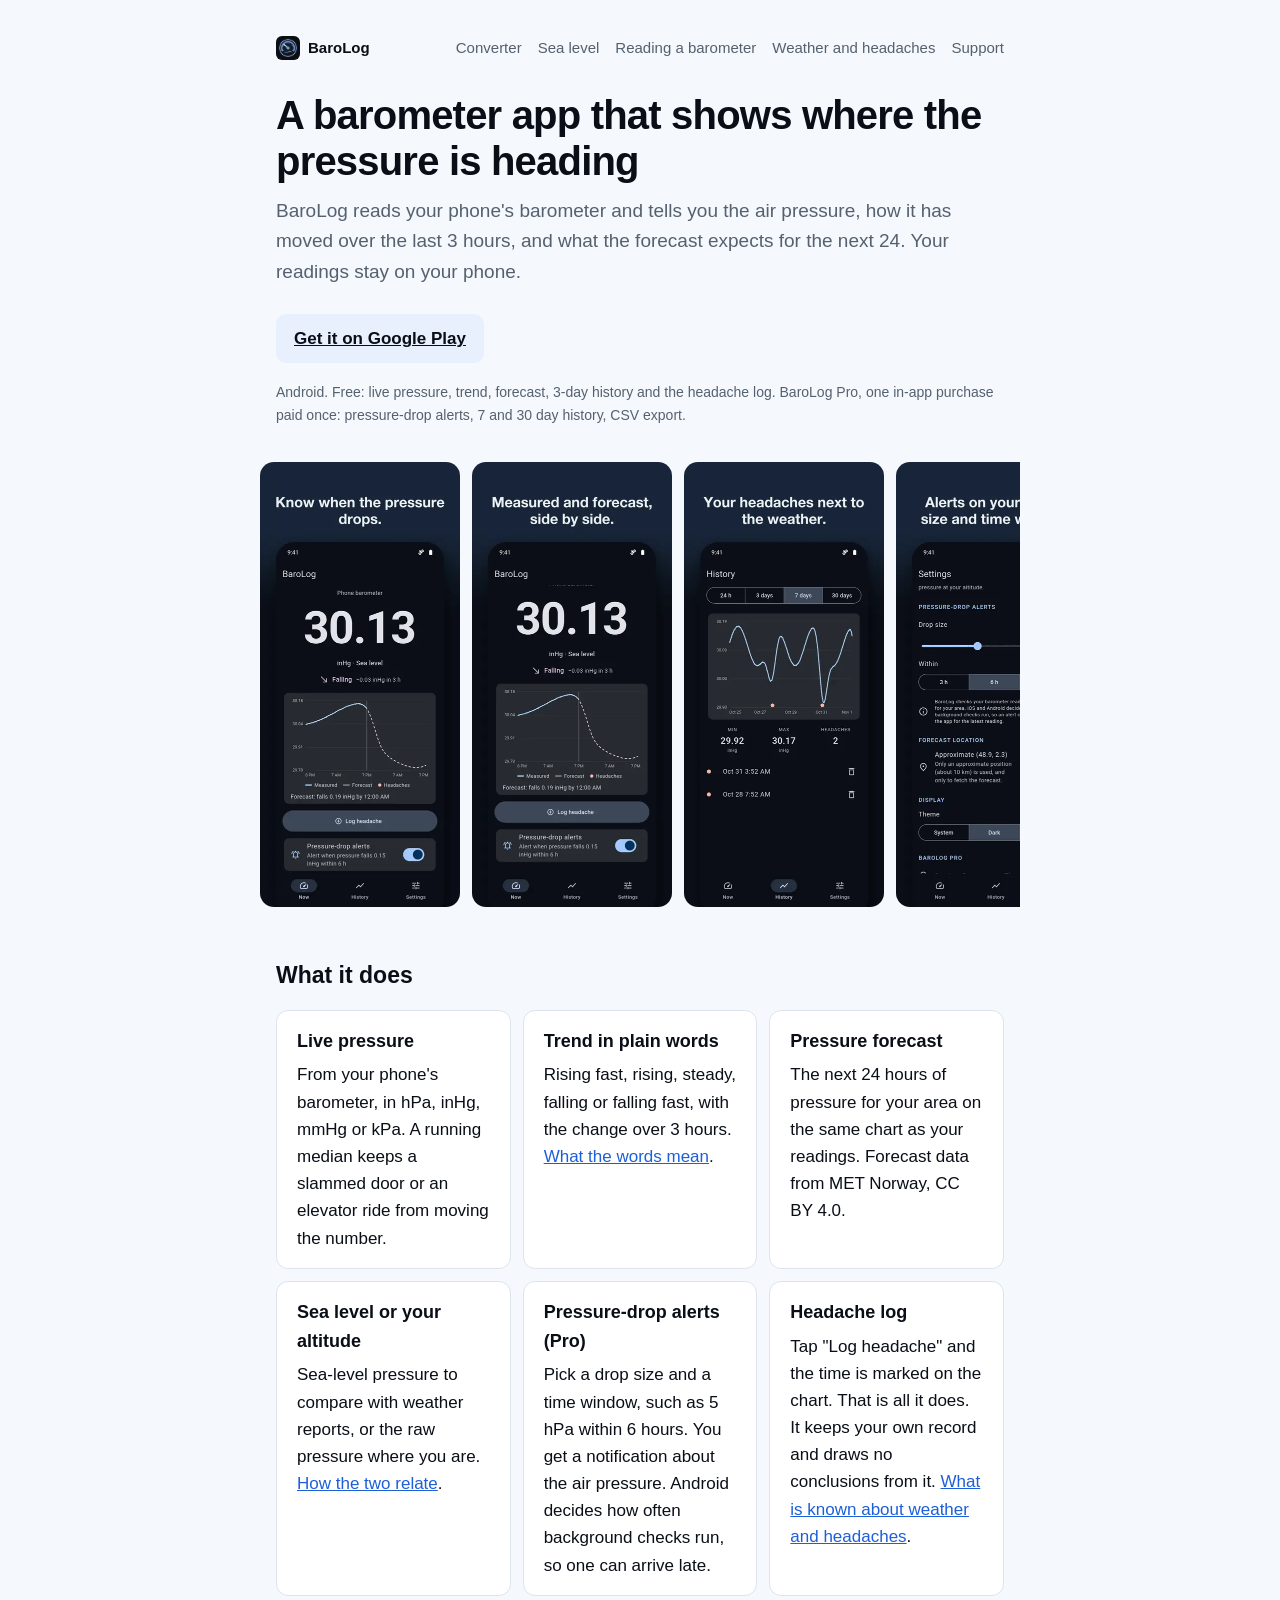
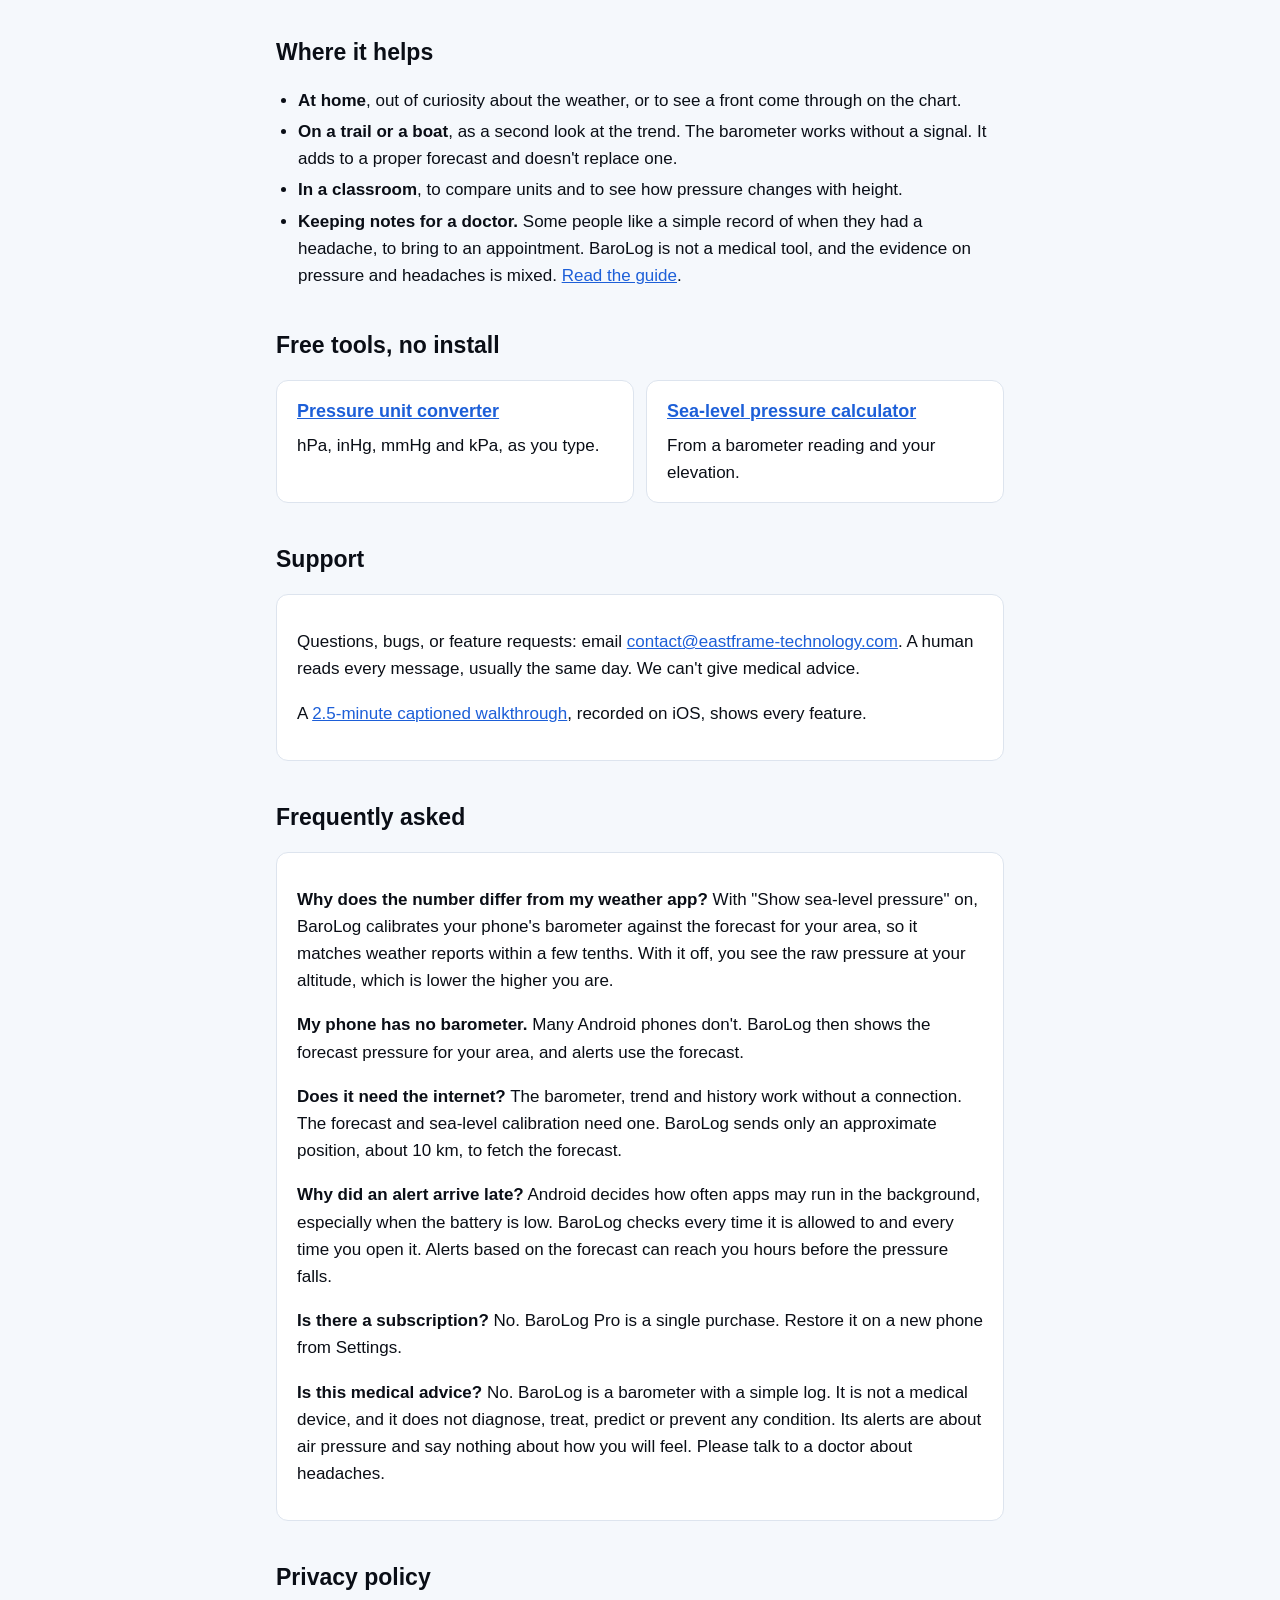
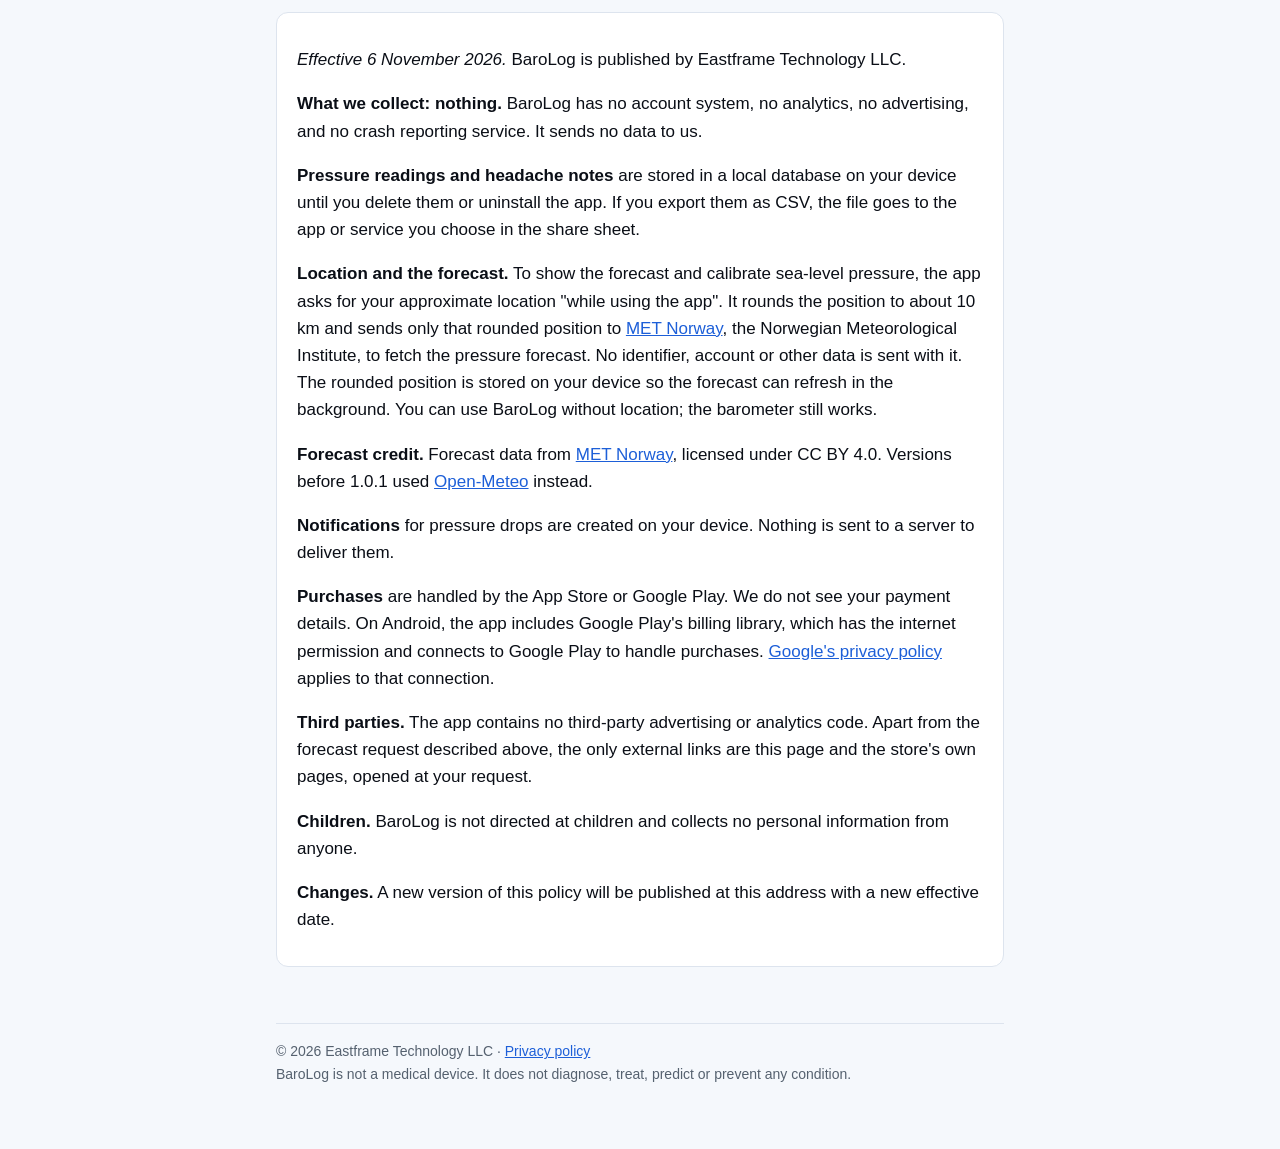
<file: index.html>
<!doctype html>
<html lang="en">
<head>
<meta charset="utf-8">
<meta name="viewport" content="width=device-width, initial-scale=1">
<title>BaroLog: barometer app for Android with pressure trend and forecast</title>
<meta name="description" content="BaroLog is a barometer for Android. Live air pressure in hPa, inHg, mmHg or kPa, the 3-hour trend, a 24-hour pressure forecast and a simple headache log. No ads, no account.">
<link rel="canonical" href="https://eastframe-technology.github.io/barolog-support/">
<meta property="og:type" content="website">
<meta property="og:title" content="BaroLog: barometer with pressure trend and forecast">
<meta property="og:description" content="Live air pressure, the 3-hour trend in plain words, and a 24-hour pressure forecast for your area. No ads, no account.">
<meta property="og:image" content="https://eastframe-technology.github.io/barolog-support/img/og.jpg">
<meta property="og:url" content="https://eastframe-technology.github.io/barolog-support/">
<meta name="twitter:card" content="summary_large_image">
<link rel="icon" href="icon.png">
<link rel="stylesheet" href="style.css">
<script type="application/ld+json">
{"@context":"https://schema.org","@type":"MobileApplication","installUrl":"https://play.google.com/store/apps/details?id=com.eastframe.barolog","name":"BaroLog: Barometer & Alerts","operatingSystem":"Android","applicationCategory":"UtilitiesApplication","description":"Barometer with live air pressure, 3-hour trend, a 24-hour pressure forecast and a simple headache log. No ads, no subscription, no account.","image":"https://eastframe-technology.github.io/barolog-support/img/og.jpg","offers":{"@type":"Offer","price":"0","priceCurrency":"USD"},"publisher":{"@type":"Organization","name":"Eastframe Technology LLC"}}
</script>
</head>
<body>
<main>
  <nav><a class="home" href="./"><img src="icon.png" alt="">BaroLog</a><a href="tools/pressure-converter.html">Converter</a><a href="tools/sea-level-pressure.html">Sea level</a><a href="guides/how-to-read-a-barometer.html">Reading a barometer</a><a href="guides/weather-and-headaches.html">Weather and headaches</a><a href="#support">Support</a></nav>

  <h1>A barometer app that shows where the pressure is heading</h1>
  <p class="lead">BaroLog reads your phone's barometer and tells you the air pressure, how it has moved over the last 3 hours, and what the forecast expects for the next 24. Your readings stay on your phone.</p>
  <!-- PLAY_CTA --><a class="soon" href="https://play.google.com/store/apps/details?id=com.eastframe.barolog">Get it on Google Play</a><!-- /PLAY_CTA -->
  <p class="note">Android. Free: live pressure, trend, forecast, 3-day history and the headache log. BaroLog Pro, one in-app purchase paid once: pressure-drop alerts, 7 and 30 day history, CSV export.</p>

  <div class="shots" aria-label="Screenshots">
    <img src="img/shot-1.webp" width="200" height="444" alt="Main screen showing 30.13 inHg at sea level, a falling trend, and a chart of measured and forecast pressure">
    <img src="img/shot-2.webp" width="200" height="444" alt="Chart with measured pressure as a solid line and the forecast as a dashed line" loading="lazy">
    <img src="img/shot-3.webp" width="200" height="444" alt="History screen with a 7-day pressure chart, minimum and maximum, and two logged headache times" loading="lazy">
    <img src="img/shot-4.webp" width="200" height="444" alt="Settings for pressure-drop alerts, with drop size and time window" loading="lazy">
    <img src="img/shot-5.webp" width="200" height="444" alt="Main screen in the light theme" loading="lazy">
  </div>

  <h2>What it does</h2>
  <div class="grid">
    <div class="card"><h3>Live pressure</h3>From your phone's barometer, in hPa, inHg, mmHg or kPa. A running median keeps a slammed door or an elevator ride from moving the number.</div>
    <div class="card"><h3>Trend in plain words</h3>Rising fast, rising, steady, falling or falling fast, with the change over 3 hours. <a href="guides/how-to-read-a-barometer.html">What the words mean</a>.</div>
    <div class="card"><h3>Pressure forecast</h3>The next 24 hours of pressure for your area on the same chart as your readings. Forecast data from MET Norway, CC BY 4.0.</div>
    <div class="card"><h3>Sea level or your altitude</h3>Sea-level pressure to compare with weather reports, or the raw pressure where you are. <a href="tools/sea-level-pressure.html">How the two relate</a>.</div>
    <div class="card"><h3>Pressure-drop alerts (Pro)</h3>Pick a drop size and a time window, such as 5 hPa within 6 hours. You get a notification about the air pressure. Android decides how often background checks run, so one can arrive late.</div>
    <div class="card"><h3>Headache log</h3>Tap "Log headache" and the time is marked on the chart. That is all it does. It keeps your own record and draws no conclusions from it. <a href="guides/weather-and-headaches.html">What is known about weather and headaches</a>.</div>
  </div>

  <h2>Where it helps</h2>
  <ul>
    <li><strong>At home</strong>, out of curiosity about the weather, or to see a front come through on the chart.</li>
    <li><strong>On a trail or a boat</strong>, as a second look at the trend. The barometer works without a signal. It adds to a proper forecast and doesn't replace one.</li>
    <li><strong>In a classroom</strong>, to compare units and to see how pressure changes with height.</li>
    <li><strong>Keeping notes for a doctor.</strong> Some people like a simple record of when they had a headache, to bring to an appointment. BaroLog is not a medical tool, and the evidence on pressure and headaches is mixed. <a href="guides/weather-and-headaches.html">Read the guide</a>.</li>
  </ul>

  <h2>Free tools, no install</h2>
  <div class="grid">
    <div class="card"><h3><a href="tools/pressure-converter.html">Pressure unit converter</a></h3>hPa, inHg, mmHg and kPa, as you type.</div>
    <div class="card"><h3><a href="tools/sea-level-pressure.html">Sea-level pressure calculator</a></h3>From a barometer reading and your elevation.</div>
  </div>

  <h2 id="support">Support</h2>
  <div class="card">
    <p>Questions, bugs, or feature requests: email <a href="mailto:contact@eastframe-technology.com">contact@eastframe-technology.com</a>. A human reads every message, usually the same day. We can't give medical advice.</p>
    <p>A <a href="barolog-ios-demo.mp4">2.5-minute captioned walkthrough</a>, recorded on iOS, shows every feature.</p>
  </div>

  <h2>Frequently asked</h2>
  <div class="card">
    <p><strong>Why does the number differ from my weather app?</strong> With "Show sea-level pressure" on, BaroLog calibrates your phone's barometer against the forecast for your area, so it matches weather reports within a few tenths. With it off, you see the raw pressure at your altitude, which is lower the higher you are.</p>
    <p><strong>My phone has no barometer.</strong> Many Android phones don't. BaroLog then shows the forecast pressure for your area, and alerts use the forecast.</p>
    <p><strong>Does it need the internet?</strong> The barometer, trend and history work without a connection. The forecast and sea-level calibration need one. BaroLog sends only an approximate position, about 10 km, to fetch the forecast.</p>
    <p><strong>Why did an alert arrive late?</strong> Android decides how often apps may run in the background, especially when the battery is low. BaroLog checks every time it is allowed to and every time you open it. Alerts based on the forecast can reach you hours before the pressure falls.</p>
    <p><strong>Is there a subscription?</strong> No. BaroLog Pro is a single purchase. Restore it on a new phone from Settings.</p>
    <p><strong>Is this medical advice?</strong> No. BaroLog is a barometer with a simple log. It is not a medical device, and it does not diagnose, treat, predict or prevent any condition. Its alerts are about air pressure and say nothing about how you will feel. Please talk to a doctor about headaches.</p>
  </div>

  <h2 id="privacy">Privacy policy</h2>
  <div class="card">
    <p><em>Effective 6 November 2026.</em> BaroLog is published by Eastframe Technology LLC.</p>
    <p><strong>What we collect: nothing.</strong> BaroLog has no account system, no analytics, no advertising, and no crash reporting service. It sends no data to us.</p>
    <p><strong>Pressure readings and headache notes</strong> are stored in a local database on your device until you delete them or uninstall the app. If you export them as CSV, the file goes to the app or service you choose in the share sheet.</p>
    <p><strong>Location and the forecast.</strong> To show the forecast and calibrate sea-level pressure, the app asks for your approximate location "while using the app". It rounds the position to about 10 km and sends only that rounded position to <a href="https://www.met.no/en">MET Norway</a>, the Norwegian Meteorological Institute, to fetch the pressure forecast. No identifier, account or other data is sent with it. The rounded position is stored on your device so the forecast can refresh in the background. You can use BaroLog without location; the barometer still works.</p>
    <p><strong>Forecast credit.</strong> Forecast data from <a href="https://www.met.no/en/free-meteorological-data/Licensing-and-crediting">MET Norway</a>, licensed under CC BY 4.0. Versions before 1.0.1 used <a href="https://open-meteo.com/">Open-Meteo</a> instead.</p>
    <p><strong>Notifications</strong> for pressure drops are created on your device. Nothing is sent to a server to deliver them.</p>
    <p><strong>Purchases</strong> are handled by the App Store or Google Play. We do not see your payment details. On Android, the app includes Google Play's billing library, which has the internet permission and connects to Google Play to handle purchases. <a href="https://policies.google.com/privacy">Google's privacy policy</a> applies to that connection.</p>
    <p><strong>Third parties.</strong> The app contains no third-party advertising or analytics code. Apart from the forecast request described above, the only external links are this page and the store's own pages, opened at your request.</p>
    <p><strong>Children.</strong> BaroLog is not directed at children and collects no personal information from anyone.</p>
    <p><strong>Changes.</strong> A new version of this policy will be published at this address with a new effective date.</p>
  </div>

  <footer>© 2026 Eastframe Technology LLC · <a href="privacy.html">Privacy policy</a><br>BaroLog is not a medical device. It does not diagnose, treat, predict or prevent any condition.</footer>
</main>
</body>
</html>
</file>
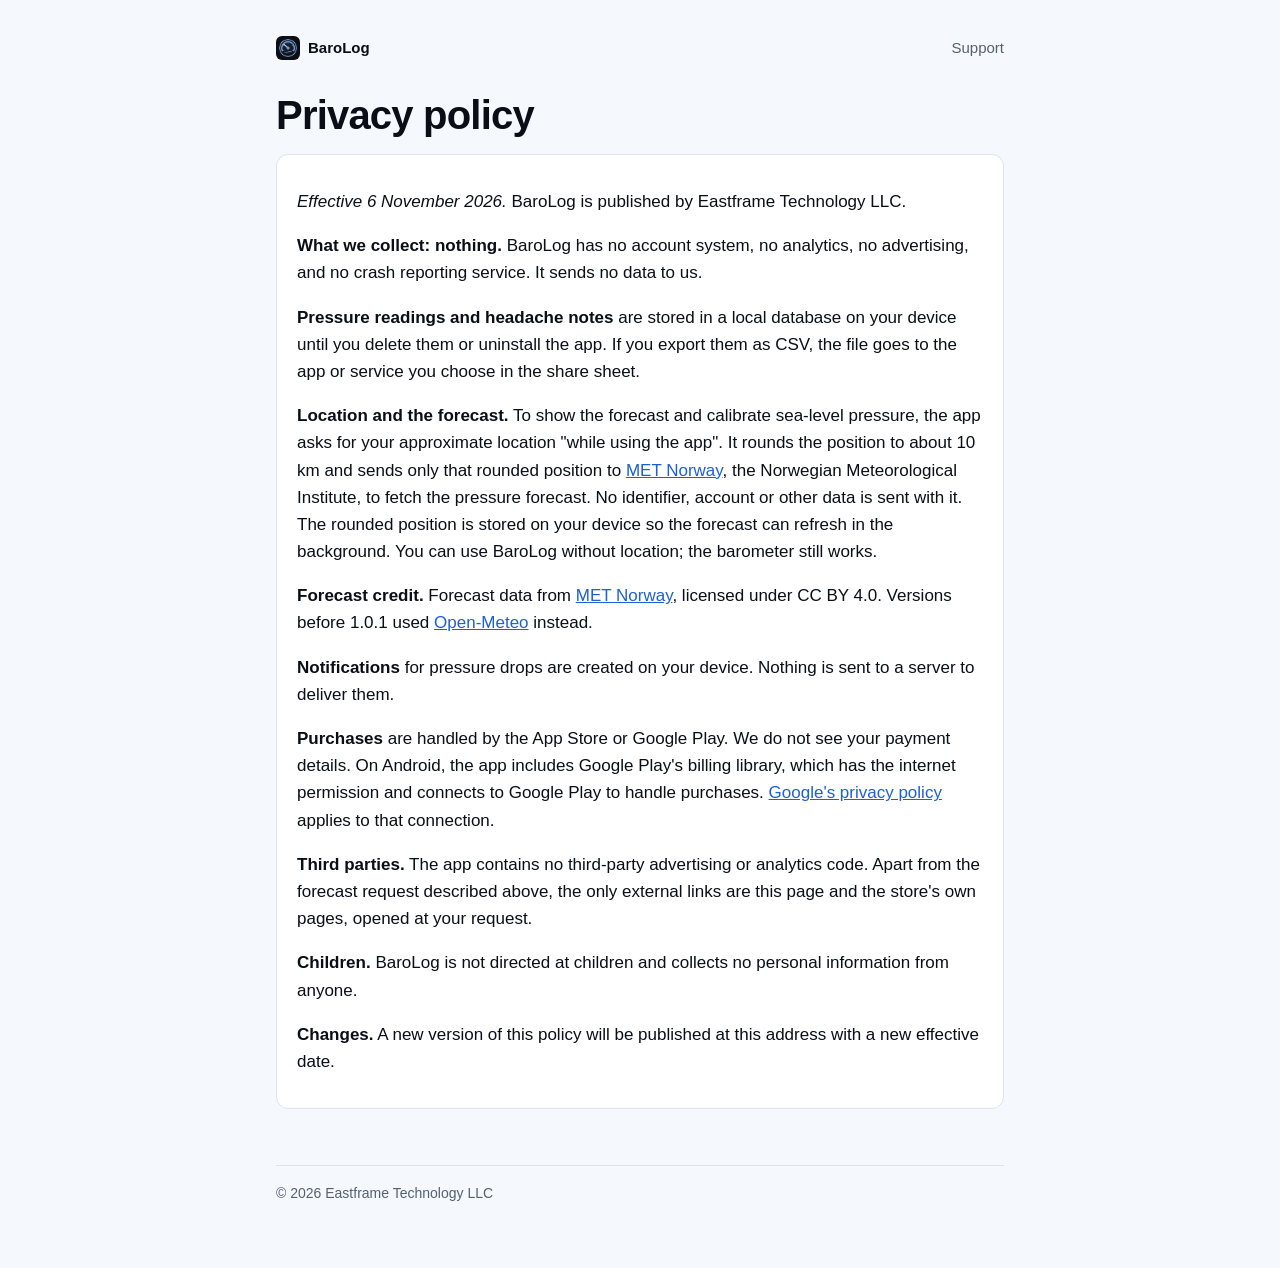
<file: privacy.html>
<!doctype html>
<html lang="en">
<head>
<meta charset="utf-8">
<meta name="viewport" content="width=device-width, initial-scale=1">
<title>BaroLog privacy policy</title>
<meta name="description" content="Privacy policy for BaroLog, the barometer app. No account, no analytics, no advertising.">
<link rel="canonical" href="https://eastframe-technology.github.io/barolog-support/privacy.html">
<link rel="icon" href="icon.png">
<link rel="stylesheet" href="style.css">
</head>
<body>
<main>
  <nav><a class="home" href="./"><img src="icon.png" alt="">BaroLog</a><a href="./#support">Support</a></nav>
  <h1 id="privacy">Privacy policy</h1>
  <div class="card">
    <p><em>Effective 6 November 2026.</em> BaroLog is published by Eastframe Technology LLC.</p>
    <p><strong>What we collect: nothing.</strong> BaroLog has no account system, no analytics, no advertising, and no crash reporting service. It sends no data to us.</p>
    <p><strong>Pressure readings and headache notes</strong> are stored in a local database on your device until you delete them or uninstall the app. If you export them as CSV, the file goes to the app or service you choose in the share sheet.</p>
    <p><strong>Location and the forecast.</strong> To show the forecast and calibrate sea-level pressure, the app asks for your approximate location "while using the app". It rounds the position to about 10 km and sends only that rounded position to <a href="https://www.met.no/en">MET Norway</a>, the Norwegian Meteorological Institute, to fetch the pressure forecast. No identifier, account or other data is sent with it. The rounded position is stored on your device so the forecast can refresh in the background. You can use BaroLog without location; the barometer still works.</p>
    <p><strong>Forecast credit.</strong> Forecast data from <a href="https://www.met.no/en/free-meteorological-data/Licensing-and-crediting">MET Norway</a>, licensed under CC BY 4.0. Versions before 1.0.1 used <a href="https://open-meteo.com/">Open-Meteo</a> instead.</p>
    <p><strong>Notifications</strong> for pressure drops are created on your device. Nothing is sent to a server to deliver them.</p>
    <p><strong>Purchases</strong> are handled by the App Store or Google Play. We do not see your payment details. On Android, the app includes Google Play's billing library, which has the internet permission and connects to Google Play to handle purchases. <a href="https://policies.google.com/privacy">Google's privacy policy</a> applies to that connection.</p>
    <p><strong>Third parties.</strong> The app contains no third-party advertising or analytics code. Apart from the forecast request described above, the only external links are this page and the store's own pages, opened at your request.</p>
    <p><strong>Children.</strong> BaroLog is not directed at children and collects no personal information from anyone.</p>
    <p><strong>Changes.</strong> A new version of this policy will be published at this address with a new effective date.</p>
  </div>

  <footer>© 2026 Eastframe Technology LLC</footer>
</main>
</body>
</html>
</file>
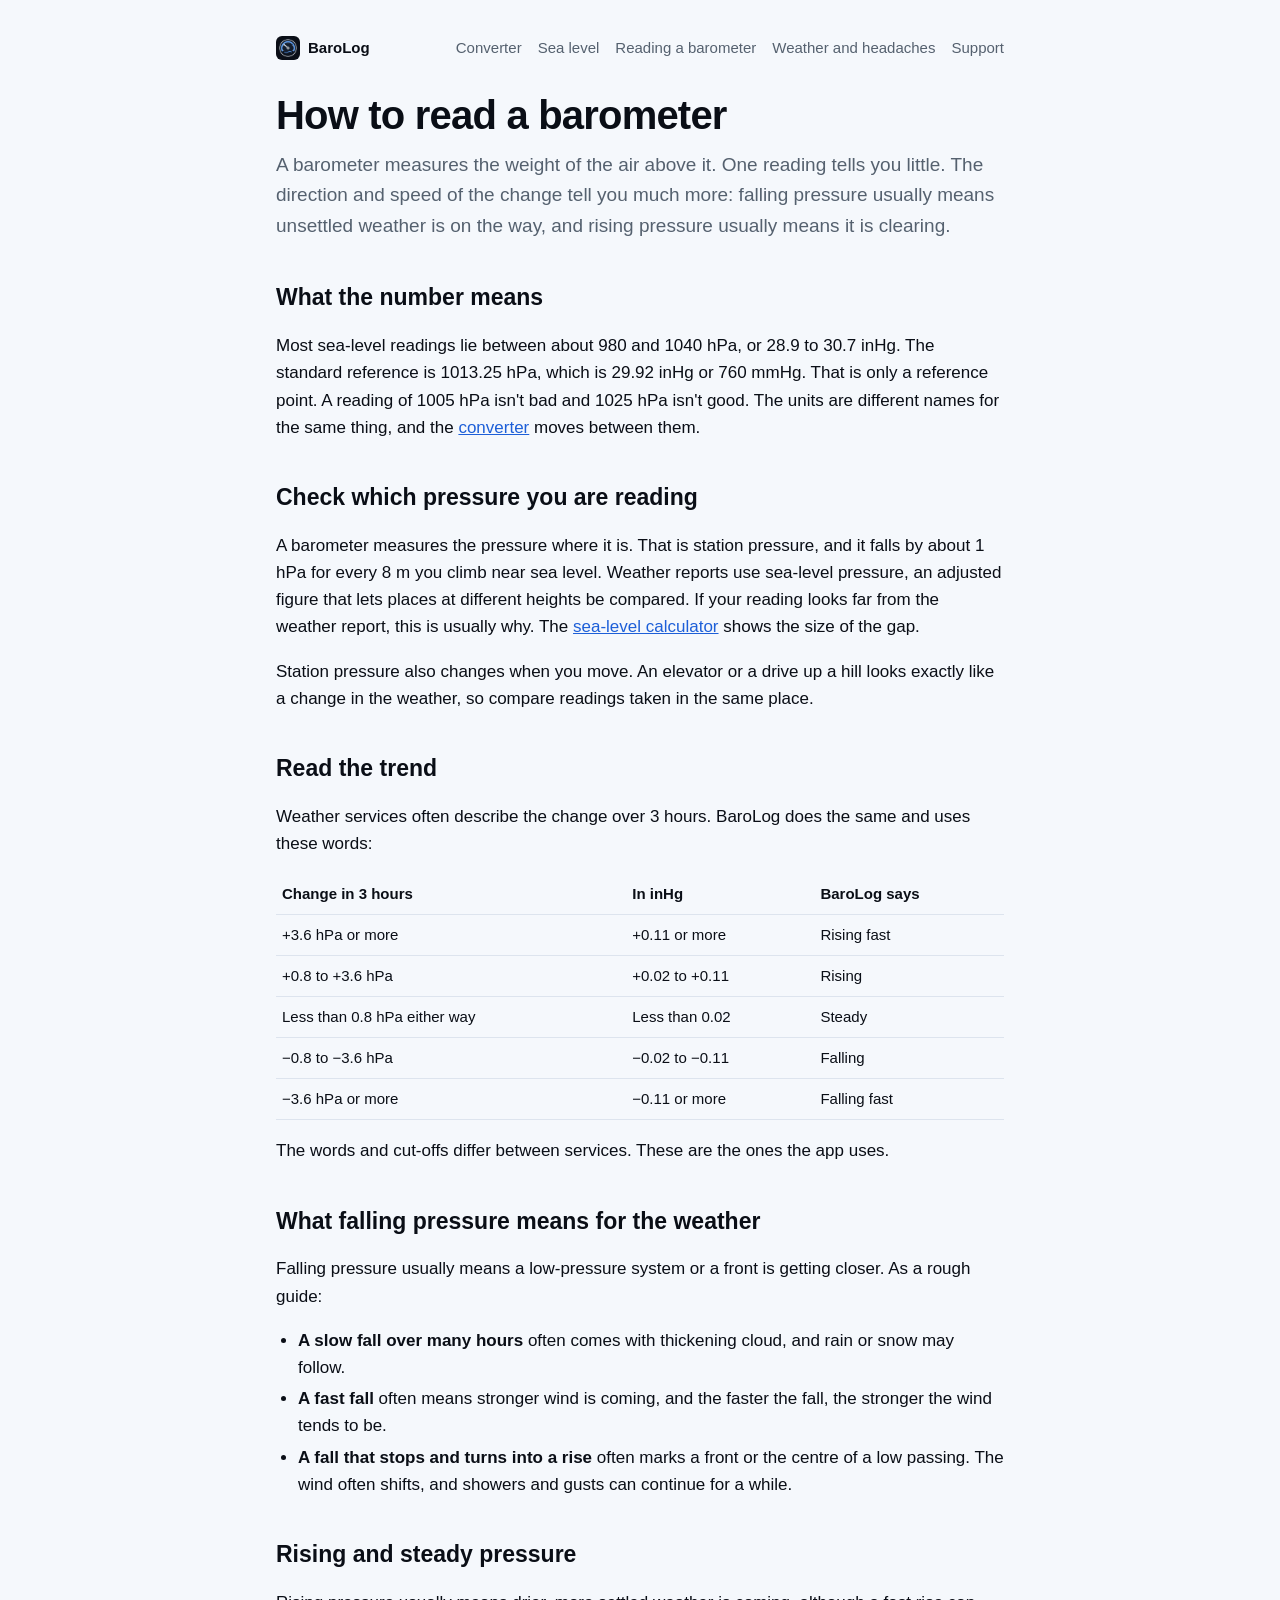
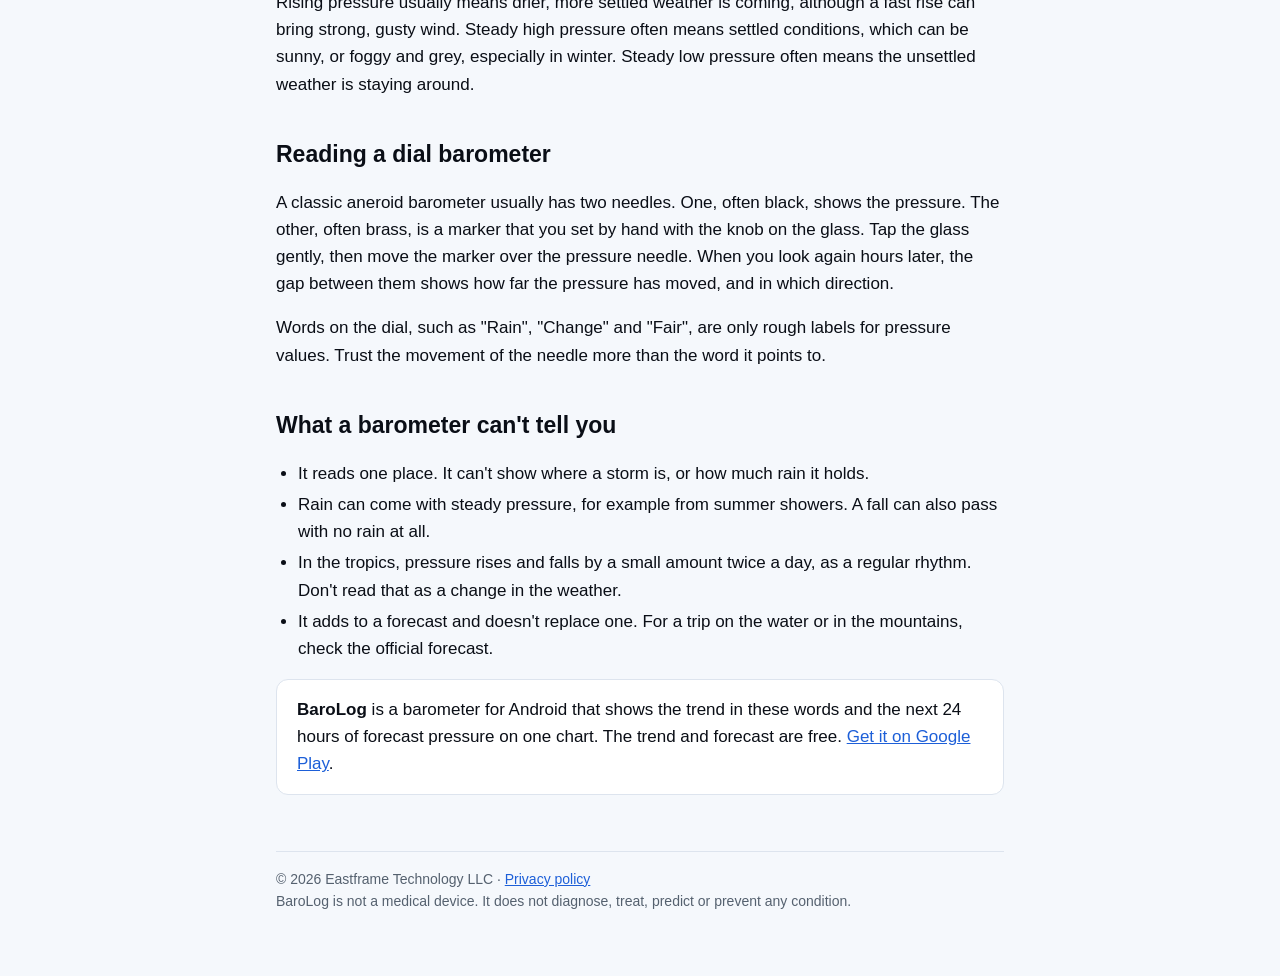
<file: guides/how-to-read-a-barometer.html>
<!doctype html>
<html lang="en">
<head>
<meta charset="utf-8">
<meta name="viewport" content="width=device-width, initial-scale=1">
<title>How to read a barometer, and what falling pressure means for the weather</title>
<meta name="description" content="What a barometer reading means, why the trend matters more than the number, and what falling, rising and steady pressure usually mean for the weather.">
<link rel="canonical" href="https://eastframe-technology.github.io/barolog-support/guides/how-to-read-a-barometer.html">
<meta property="og:type" content="article">
<meta property="og:title" content="How to read a barometer">
<meta property="og:description" content="What a barometer reading means, why the trend matters more than the number, and what falling pressure usually means for the weather.">
<meta property="og:image" content="https://eastframe-technology.github.io/barolog-support/img/og.jpg">
<link rel="icon" href="../icon.png">
<link rel="stylesheet" href="../style.css">
<script type="application/ld+json">
{"@context":"https://schema.org","@type":"Article","headline":"How to read a barometer","description":"What a barometer reading means, why the trend matters more than the number, and what falling, rising and steady pressure usually mean for the weather.","datePublished":"2026-11-06","author":{"@type":"Organization","name":"Eastframe Technology LLC"},"publisher":{"@type":"Organization","name":"Eastframe Technology LLC"},"image":"https://eastframe-technology.github.io/barolog-support/img/og.jpg"}
</script>
</head>
<body>
<main>
  <nav><a class="home" href="../"><img src="../icon.png" alt="">BaroLog</a><a href="../tools/pressure-converter.html">Converter</a><a href="../tools/sea-level-pressure.html">Sea level</a><a href="how-to-read-a-barometer.html">Reading a barometer</a><a href="weather-and-headaches.html">Weather and headaches</a><a href="../#support">Support</a></nav>
  <h1>How to read a barometer</h1>
  <p class="lead">A barometer measures the weight of the air above it. One reading tells you little. The direction and speed of the change tell you much more: falling pressure usually means unsettled weather is on the way, and rising pressure usually means it is clearing.</p>

  <h2>What the number means</h2>
  <p>Most sea-level readings lie between about 980 and 1040 hPa, or 28.9 to 30.7 inHg. The standard reference is 1013.25 hPa, which is 29.92 inHg or 760 mmHg. That is only a reference point. A reading of 1005 hPa isn't bad and 1025 hPa isn't good. The units are different names for the same thing, and the <a href="../tools/pressure-converter.html">converter</a> moves between them.</p>

  <h2>Check which pressure you are reading</h2>
  <p>A barometer measures the pressure where it is. That is station pressure, and it falls by about 1 hPa for every 8 m you climb near sea level. Weather reports use sea-level pressure, an adjusted figure that lets places at different heights be compared. If your reading looks far from the weather report, this is usually why. The <a href="../tools/sea-level-pressure.html">sea-level calculator</a> shows the size of the gap.</p>
  <p>Station pressure also changes when you move. An elevator or a drive up a hill looks exactly like a change in the weather, so compare readings taken in the same place.</p>

  <h2>Read the trend</h2>
  <p>Weather services often describe the change over 3 hours. BaroLog does the same and uses these words:</p>
  <div class="scroll"><table>
    <tr><th>Change in 3 hours</th><th>In inHg</th><th>BaroLog says</th></tr>
    <tr><td>+3.6 hPa or more</td><td>+0.11 or more</td><td>Rising fast</td></tr>
    <tr><td>+0.8 to +3.6 hPa</td><td>+0.02 to +0.11</td><td>Rising</td></tr>
    <tr><td>Less than 0.8 hPa either way</td><td>Less than 0.02</td><td>Steady</td></tr>
    <tr><td>−0.8 to −3.6 hPa</td><td>−0.02 to −0.11</td><td>Falling</td></tr>
    <tr><td>−3.6 hPa or more</td><td>−0.11 or more</td><td>Falling fast</td></tr>
  </table></div>
  <p>The words and cut-offs differ between services. These are the ones the app uses.</p>

  <h2>What falling pressure means for the weather</h2>
  <p>Falling pressure usually means a low-pressure system or a front is getting closer. As a rough guide:</p>
  <ul>
    <li><strong>A slow fall over many hours</strong> often comes with thickening cloud, and rain or snow may follow.</li>
    <li><strong>A fast fall</strong> often means stronger wind is coming, and the faster the fall, the stronger the wind tends to be.</li>
    <li><strong>A fall that stops and turns into a rise</strong> often marks a front or the centre of a low passing. The wind often shifts, and showers and gusts can continue for a while.</li>
  </ul>

  <h2>Rising and steady pressure</h2>
  <p>Rising pressure usually means drier, more settled weather is coming, although a fast rise can bring strong, gusty wind. Steady high pressure often means settled conditions, which can be sunny, or foggy and grey, especially in winter. Steady low pressure often means the unsettled weather is staying around.</p>

  <h2>Reading a dial barometer</h2>
  <p>A classic aneroid barometer usually has two needles. One, often black, shows the pressure. The other, often brass, is a marker that you set by hand with the knob on the glass. Tap the glass gently, then move the marker over the pressure needle. When you look again hours later, the gap between them shows how far the pressure has moved, and in which direction.</p>
  <p>Words on the dial, such as "Rain", "Change" and "Fair", are only rough labels for pressure values. Trust the movement of the needle more than the word it points to.</p>

  <h2>What a barometer can't tell you</h2>
  <ul>
    <li>It reads one place. It can't show where a storm is, or how much rain it holds.</li>
    <li>Rain can come with steady pressure, for example from summer showers. A fall can also pass with no rain at all.</li>
    <li>In the tropics, pressure rises and falls by a small amount twice a day, as a regular rhythm. Don't read that as a change in the weather.</li>
    <li>It adds to a forecast and doesn't replace one. For a trip on the water or in the mountains, check the official forecast.</li>
  </ul>

  <div class="card"><strong>BaroLog</strong> is a barometer for Android that shows the trend in these words and the next 24 hours of forecast pressure on one chart. The trend and forecast are free. <!-- PLAY_CTA --><a href="https://play.google.com/store/apps/details?id=com.eastframe.barolog">Get it on Google Play</a>.<!-- /PLAY_CTA --></div>
  <footer>© 2026 Eastframe Technology LLC · <a href="../privacy.html">Privacy policy</a><br>BaroLog is not a medical device. It does not diagnose, treat, predict or prevent any condition.</footer>
</main>
</body>
</html>
</file>
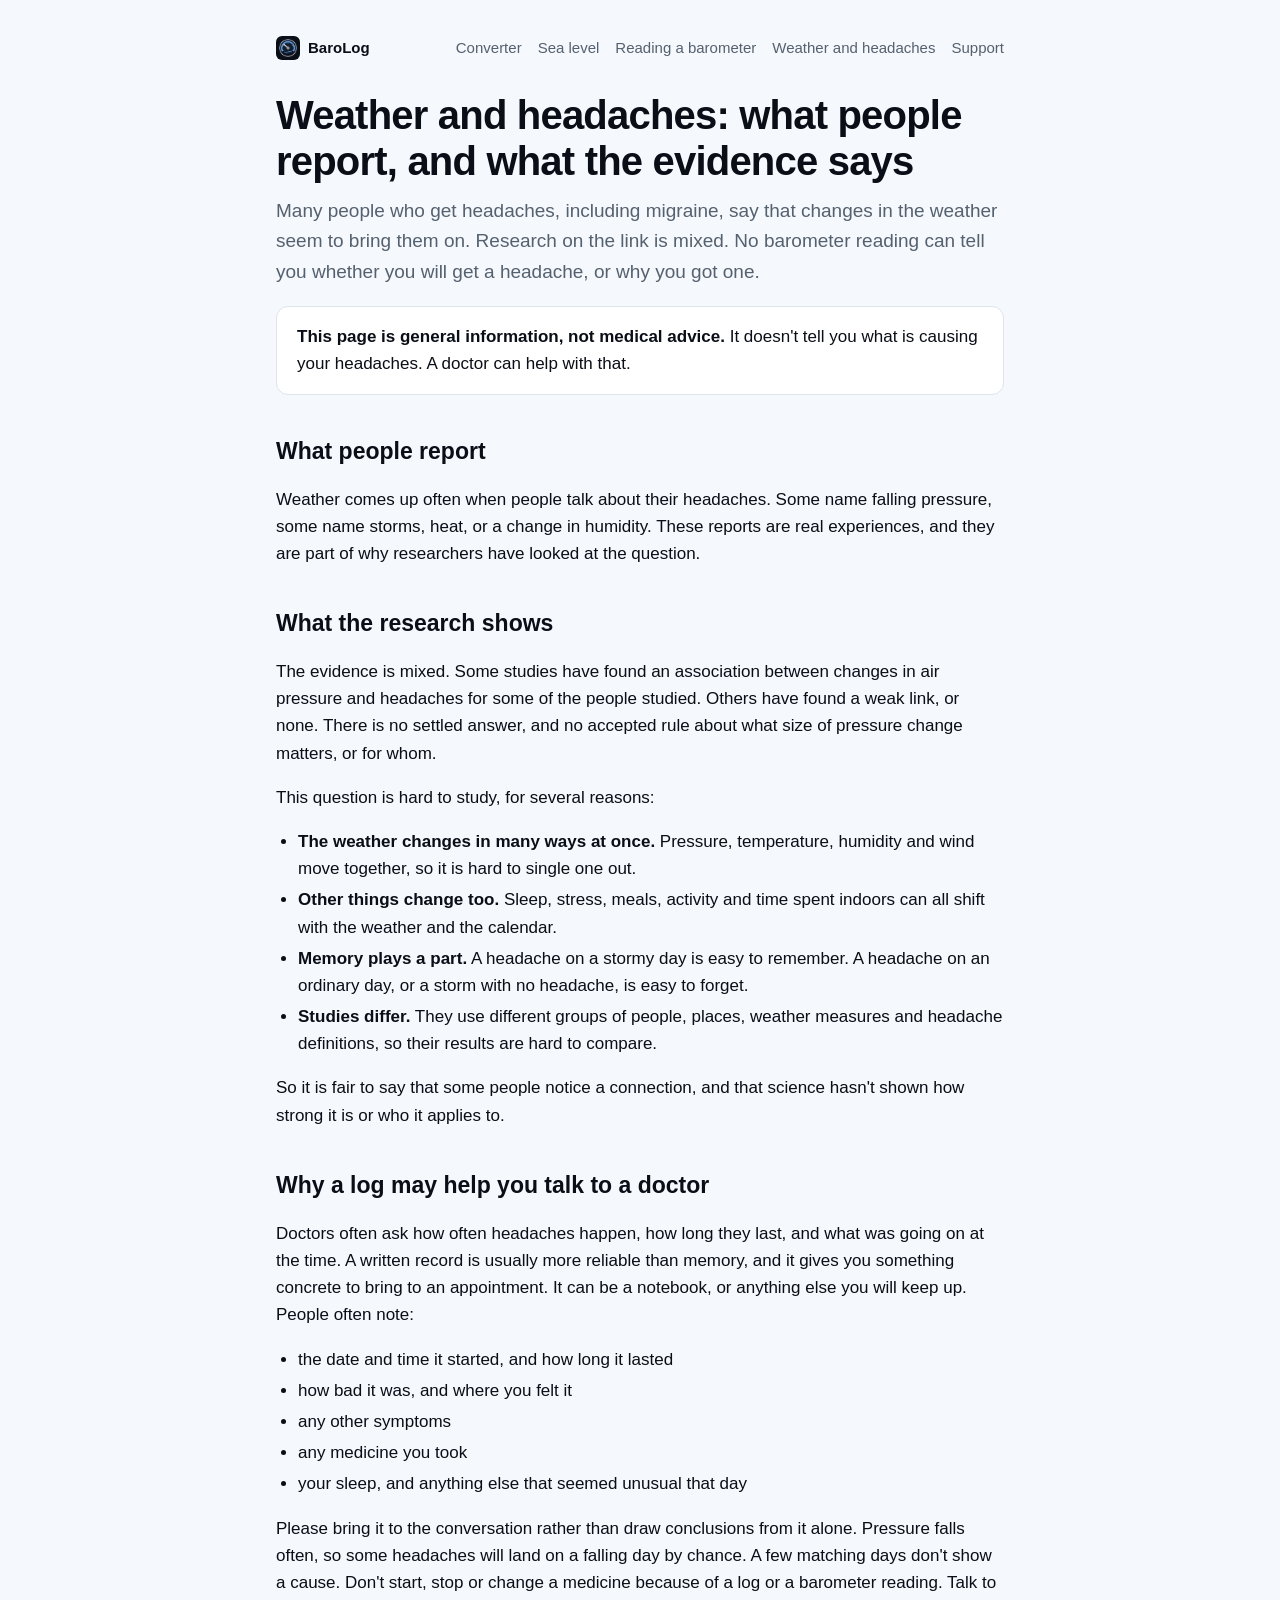
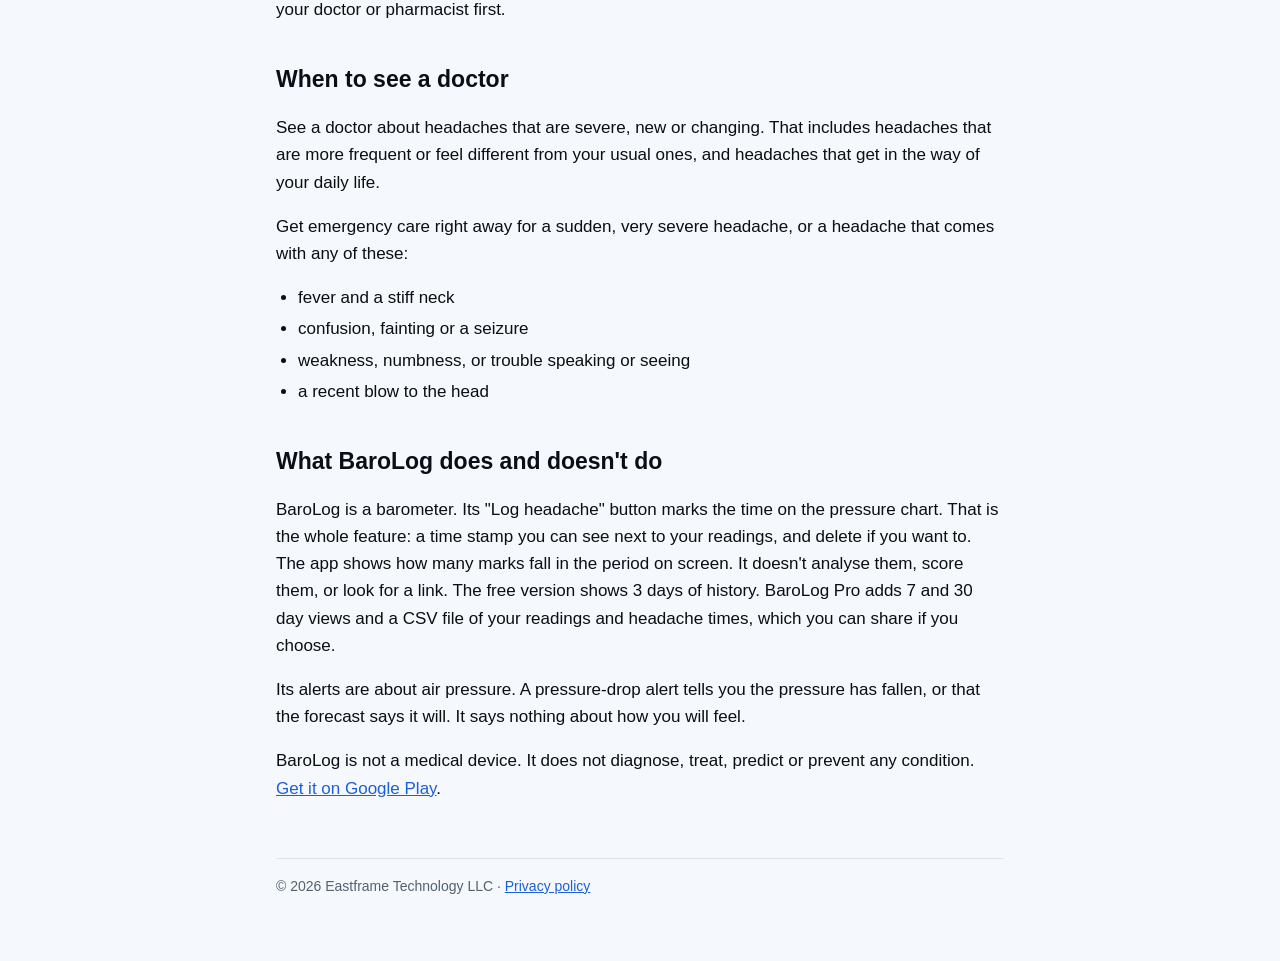
<file: guides/weather-and-headaches.html>
<!doctype html>
<html lang="en">
<head>
<meta charset="utf-8">
<meta name="viewport" content="width=device-width, initial-scale=1">
<title>Weather and headaches: what people report and what the evidence says</title>
<meta name="description" content="Many people say weather changes bring on their headaches, and the research is mixed. What is and isn't known, how a written log may help you talk to a doctor, and when to get medical advice.">
<link rel="canonical" href="https://eastframe-technology.github.io/barolog-support/guides/weather-and-headaches.html">
<meta property="og:type" content="article">
<meta property="og:title" content="Weather and headaches: what people report and what the evidence says">
<meta property="og:description" content="Many people report a link between weather and headaches, and the research is mixed. What is and isn't known, and when to get medical advice.">
<meta property="og:image" content="https://eastframe-technology.github.io/barolog-support/img/og.jpg">
<link rel="icon" href="../icon.png">
<link rel="stylesheet" href="../style.css">
<script type="application/ld+json">
{"@context":"https://schema.org","@type":"Article","headline":"Weather and headaches: what people report and what the evidence says","description":"Many people say weather changes bring on their headaches, and the research is mixed. What is and isn't known, how a written log may help you talk to a doctor, and when to get medical advice.","datePublished":"2026-11-06","author":{"@type":"Organization","name":"Eastframe Technology LLC"},"publisher":{"@type":"Organization","name":"Eastframe Technology LLC"},"image":"https://eastframe-technology.github.io/barolog-support/img/og.jpg"}
</script>
</head>
<body>
<main>
  <nav><a class="home" href="../"><img src="../icon.png" alt="">BaroLog</a><a href="../tools/pressure-converter.html">Converter</a><a href="../tools/sea-level-pressure.html">Sea level</a><a href="how-to-read-a-barometer.html">Reading a barometer</a><a href="weather-and-headaches.html">Weather and headaches</a><a href="../#support">Support</a></nav>
  <h1>Weather and headaches: what people report, and what the evidence says</h1>
  <p class="lead">Many people who get headaches, including migraine, say that changes in the weather seem to bring them on. Research on the link is mixed. No barometer reading can tell you whether you will get a headache, or why you got one.</p>

  <div class="card"><strong>This page is general information, not medical advice.</strong> It doesn't tell you what is causing your headaches. A doctor can help with that.</div>

  <h2>What people report</h2>
  <p>Weather comes up often when people talk about their headaches. Some name falling pressure, some name storms, heat, or a change in humidity. These reports are real experiences, and they are part of why researchers have looked at the question.</p>

  <h2>What the research shows</h2>
  <p>The evidence is mixed. Some studies have found an association between changes in air pressure and headaches for some of the people studied. Others have found a weak link, or none. There is no settled answer, and no accepted rule about what size of pressure change matters, or for whom.</p>
  <p>This question is hard to study, for several reasons:</p>
  <ul>
    <li><strong>The weather changes in many ways at once.</strong> Pressure, temperature, humidity and wind move together, so it is hard to single one out.</li>
    <li><strong>Other things change too.</strong> Sleep, stress, meals, activity and time spent indoors can all shift with the weather and the calendar.</li>
    <li><strong>Memory plays a part.</strong> A headache on a stormy day is easy to remember. A headache on an ordinary day, or a storm with no headache, is easy to forget.</li>
    <li><strong>Studies differ.</strong> They use different groups of people, places, weather measures and headache definitions, so their results are hard to compare.</li>
  </ul>
  <p>So it is fair to say that some people notice a connection, and that science hasn't shown how strong it is or who it applies to.</p>

  <h2>Why a log may help you talk to a doctor</h2>
  <p>Doctors often ask how often headaches happen, how long they last, and what was going on at the time. A written record is usually more reliable than memory, and it gives you something concrete to bring to an appointment. It can be a notebook, or anything else you will keep up. People often note:</p>
  <ul>
    <li>the date and time it started, and how long it lasted</li>
    <li>how bad it was, and where you felt it</li>
    <li>any other symptoms</li>
    <li>any medicine you took</li>
    <li>your sleep, and anything else that seemed unusual that day</li>
  </ul>
  <p>Please bring it to the conversation rather than draw conclusions from it alone. Pressure falls often, so some headaches will land on a falling day by chance. A few matching days don't show a cause. Don't start, stop or change a medicine because of a log or a barometer reading. Talk to your doctor or pharmacist first.</p>

  <h2>When to see a doctor</h2>
  <p>See a doctor about headaches that are severe, new or changing. That includes headaches that are more frequent or feel different from your usual ones, and headaches that get in the way of your daily life.</p>
  <p>Get emergency care right away for a sudden, very severe headache, or a headache that comes with any of these:</p>
  <ul>
    <li>fever and a stiff neck</li>
    <li>confusion, fainting or a seizure</li>
    <li>weakness, numbness, or trouble speaking or seeing</li>
    <li>a recent blow to the head</li>
  </ul>

  <h2>What BaroLog does and doesn't do</h2>
  <p>BaroLog is a barometer. Its "Log headache" button marks the time on the pressure chart. That is the whole feature: a time stamp you can see next to your readings, and delete if you want to. The app shows how many marks fall in the period on screen. It doesn't analyse them, score them, or look for a link. The free version shows 3 days of history. BaroLog Pro adds 7 and 30 day views and a CSV file of your readings and headache times, which you can share if you choose.</p>
  <p>Its alerts are about air pressure. A pressure-drop alert tells you the pressure has fallen, or that the forecast says it will. It says nothing about how you will feel.</p>
  <p>BaroLog is not a medical device. It does not diagnose, treat, predict or prevent any condition. <!-- PLAY_CTA --><a href="https://play.google.com/store/apps/details?id=com.eastframe.barolog">Get it on Google Play</a>.<!-- /PLAY_CTA --></p>

  <footer>© 2026 Eastframe Technology LLC · <a href="../privacy.html">Privacy policy</a></footer>
</main>
</body>
</html>
</file>
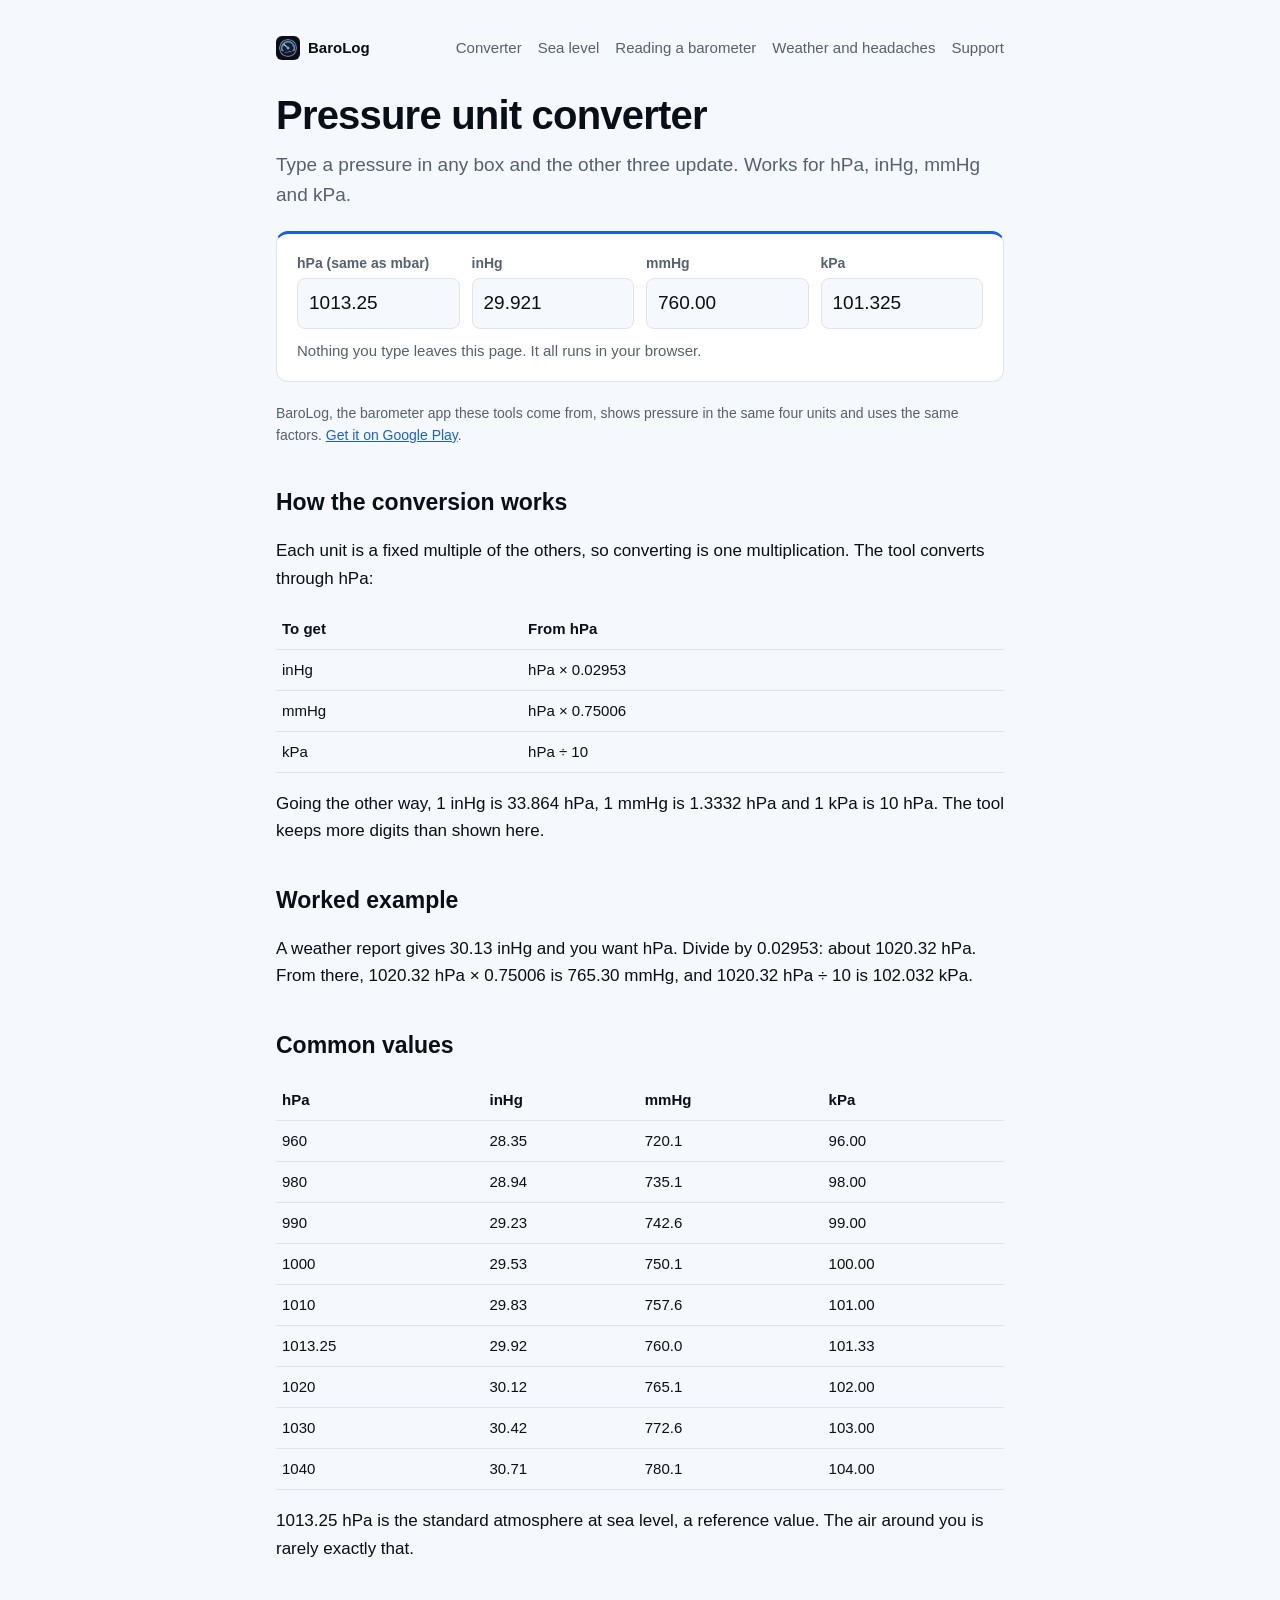
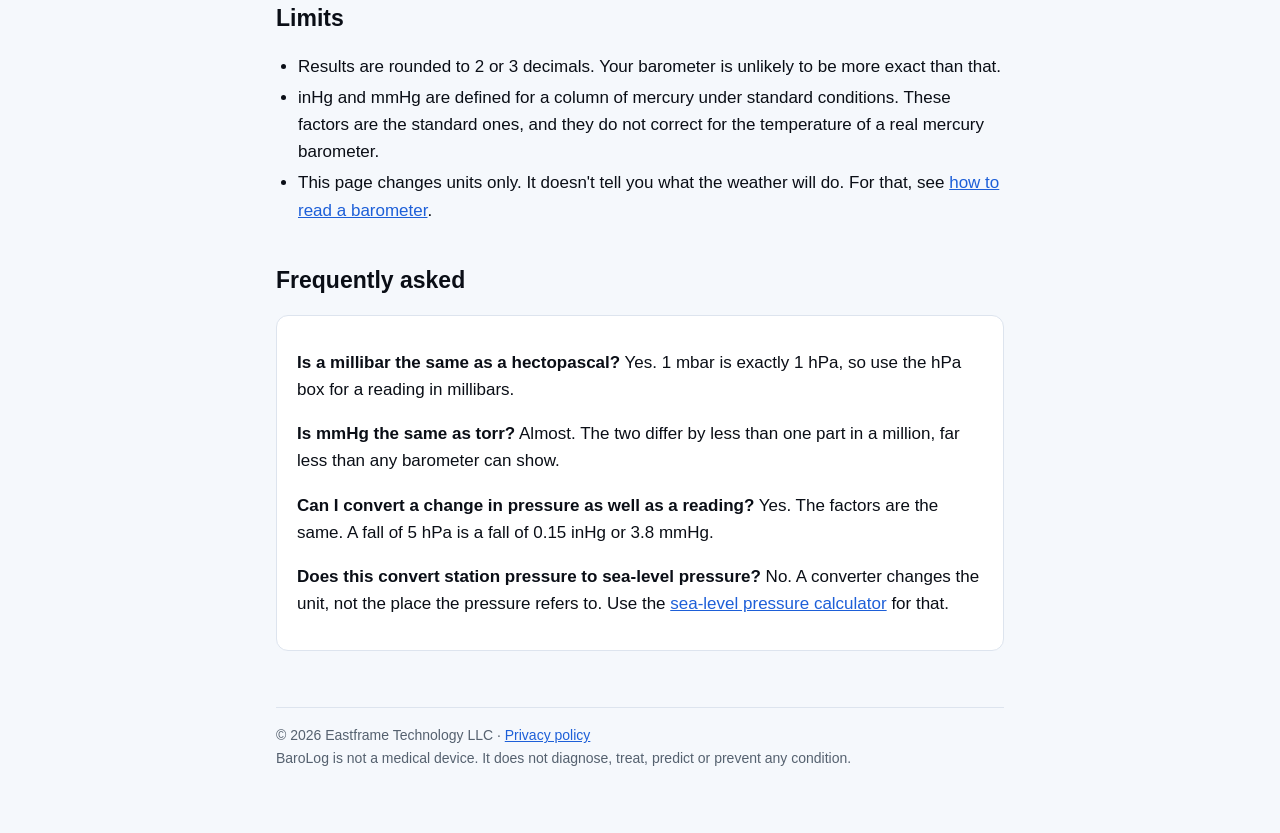
<file: tools/pressure-converter.html>
<!doctype html>
<html lang="en">
<head>
<meta charset="utf-8">
<meta name="viewport" content="width=device-width, initial-scale=1">
<title>Pressure unit converter: hPa, inHg, mmHg, kPa</title>
<meta name="description" content="Convert air pressure between hPa, inHg, mmHg and kPa as you type. Free, with the conversion factors, a worked example and a table of common values.">
<link rel="canonical" href="https://eastframe-technology.github.io/barolog-support/tools/pressure-converter.html">
<meta property="og:type" content="website">
<meta property="og:title" content="Pressure unit converter: hPa, inHg, mmHg, kPa">
<meta property="og:description" content="Convert air pressure between hPa, inHg, mmHg and kPa as you type.">
<meta property="og:image" content="https://eastframe-technology.github.io/barolog-support/img/og.jpg">
<meta property="og:url" content="https://eastframe-technology.github.io/barolog-support/tools/pressure-converter.html">
<meta name="twitter:card" content="summary_large_image">
<link rel="icon" href="../icon.png">
<link rel="stylesheet" href="../style.css">
<script type="application/ld+json">
{"@context":"https://schema.org","@type":"FAQPage","mainEntity":[
{"@type":"Question","name":"Is a millibar the same as a hectopascal?","acceptedAnswer":{"@type":"Answer","text":"Yes. 1 mbar is exactly 1 hPa, so use the hPa box for a reading in millibars."}},
{"@type":"Question","name":"Is mmHg the same as torr?","acceptedAnswer":{"@type":"Answer","text":"Almost. The two differ by less than one part in a million, far less than any barometer can show."}},
{"@type":"Question","name":"Can I convert a change in pressure as well as a reading?","acceptedAnswer":{"@type":"Answer","text":"Yes. The factors are the same. A fall of 5 hPa is a fall of 0.15 inHg or 3.8 mmHg."}},
{"@type":"Question","name":"Does this convert station pressure to sea-level pressure?","acceptedAnswer":{"@type":"Answer","text":"No. A converter changes the unit, not the place the pressure refers to. Use the sea-level pressure calculator for that."}}
]}
</script>
</head>
<body>
<main>
  <nav><a class="home" href="../"><img src="../icon.png" alt="">BaroLog</a><a href="pressure-converter.html">Converter</a><a href="sea-level-pressure.html">Sea level</a><a href="../guides/how-to-read-a-barometer.html">Reading a barometer</a><a href="../guides/weather-and-headaches.html">Weather and headaches</a><a href="../#support">Support</a></nav>
  <h1>Pressure unit converter</h1>
  <p class="lead">Type a pressure in any box and the other three update. Works for hPa, inHg, mmHg and kPa.</p>

  <section class="tool" aria-label="Pressure converter">
    <div class="fields">
      <div><label for="hpa">hPa (same as mbar)</label><input id="hpa" type="text" inputmode="decimal" autocomplete="off" value="1013.25"></div>
      <div><label for="inhg">inHg</label><input id="inhg" type="text" inputmode="decimal" autocomplete="off" value="29.921"></div>
      <div><label for="mmhg">mmHg</label><input id="mmhg" type="text" inputmode="decimal" autocomplete="off" value="760.00"></div>
      <div><label for="kpa">kPa</label><input id="kpa" type="text" inputmode="decimal" autocomplete="off" value="101.325"></div>
    </div>
    <p class="message" id="message" role="status">Nothing you type leaves this page. It all runs in your browser.</p>
    <noscript><p class="message">The live converter needs JavaScript. The factors and the table below work without it.</p></noscript>
  </section>

  <p class="note">BaroLog, the barometer app these tools come from, shows pressure in the same four units and uses the same factors. <!-- PLAY_CTA --><a href="https://play.google.com/store/apps/details?id=com.eastframe.barolog">Get it on Google Play</a>.<!-- /PLAY_CTA --></p>

  <h2>How the conversion works</h2>
  <p>Each unit is a fixed multiple of the others, so converting is one multiplication. The tool converts through hPa:</p>
  <div class="scroll"><table>
    <tr><th>To get</th><th>From hPa</th></tr>
    <tr><td>inHg</td><td>hPa × 0.02953</td></tr>
    <tr><td>mmHg</td><td>hPa × 0.75006</td></tr>
    <tr><td>kPa</td><td>hPa ÷ 10</td></tr>
  </table></div>
  <p>Going the other way, 1 inHg is 33.864 hPa, 1 mmHg is 1.3332 hPa and 1 kPa is 10 hPa. The tool keeps more digits than shown here.</p>

  <h2>Worked example</h2>
  <p>A weather report gives 30.13 inHg and you want hPa. Divide by 0.02953: about 1020.32 hPa. From there, 1020.32 hPa × 0.75006 is 765.30 mmHg, and 1020.32 hPa ÷ 10 is 102.032 kPa.</p>

  <h2>Common values</h2>
  <div class="scroll"><table>
    <tr><th>hPa</th><th>inHg</th><th>mmHg</th><th>kPa</th></tr>
    <tr data-hpa="960"><td>960</td><td>28.35</td><td>720.1</td><td>96.00</td></tr>
    <tr data-hpa="980"><td>980</td><td>28.94</td><td>735.1</td><td>98.00</td></tr>
    <tr data-hpa="990"><td>990</td><td>29.23</td><td>742.6</td><td>99.00</td></tr>
    <tr data-hpa="1000"><td>1000</td><td>29.53</td><td>750.1</td><td>100.00</td></tr>
    <tr data-hpa="1010"><td>1010</td><td>29.83</td><td>757.6</td><td>101.00</td></tr>
    <tr data-hpa="1013.25"><td>1013.25</td><td>29.92</td><td>760.0</td><td>101.33</td></tr>
    <tr data-hpa="1020"><td>1020</td><td>30.12</td><td>765.1</td><td>102.00</td></tr>
    <tr data-hpa="1030"><td>1030</td><td>30.42</td><td>772.6</td><td>103.00</td></tr>
    <tr data-hpa="1040"><td>1040</td><td>30.71</td><td>780.1</td><td>104.00</td></tr>
  </table></div>
  <p>1013.25 hPa is the standard atmosphere at sea level, a reference value. The air around you is rarely exactly that.</p>

  <h2>Limits</h2>
  <ul>
    <li>Results are rounded to 2 or 3 decimals. Your barometer is unlikely to be more exact than that.</li>
    <li>inHg and mmHg are defined for a column of mercury under standard conditions. These factors are the standard ones, and they do not correct for the temperature of a real mercury barometer.</li>
    <li>This page changes units only. It doesn't tell you what the weather will do. For that, see <a href="../guides/how-to-read-a-barometer.html">how to read a barometer</a>.</li>
  </ul>

  <h2>Frequently asked</h2>
  <div class="card">
    <p><strong>Is a millibar the same as a hectopascal?</strong> Yes. 1 mbar is exactly 1 hPa, so use the hPa box for a reading in millibars.</p>
    <p><strong>Is mmHg the same as torr?</strong> Almost. The two differ by less than one part in a million, far less than any barometer can show.</p>
    <p><strong>Can I convert a change in pressure as well as a reading?</strong> Yes. The factors are the same. A fall of 5 hPa is a fall of 0.15 inHg or 3.8 mmHg.</p>
    <p><strong>Does this convert station pressure to sea-level pressure?</strong> No. A converter changes the unit, not the place the pressure refers to. Use the <a href="sea-level-pressure.html">sea-level pressure calculator</a> for that.</p>
  </div>

  <footer>© 2026 Eastframe Technology LLC · <a href="../privacy.html">Privacy policy</a><br>BaroLog is not a medical device. It does not diagnose, treat, predict or prevent any condition.</footer>
</main>
<script src="pressure.js"></script>
<script>
(function () {
  var P = window.Pressure;
  var boxes = {};
  P.UNITS.forEach(function (u) { boxes[u] = document.getElementById(u); });
  var message = document.getElementById('message');
  var idle = message.textContent;

  function update(from) {
    var text = boxes[from].value;
    var value = P.parseNumber(text);
    message.textContent = idle;
    if (value === null || value < 0) {
      P.UNITS.forEach(function (u) { if (u !== from) boxes[u].value = ''; });
      if (text.trim() !== '') message.textContent = value === null ? 'Enter a number, like 1013.25.' : 'Pressure can’t be negative.';
      return;
    }
    var hpa = P.toHpa(value, from);
    P.UNITS.forEach(function (u) { if (u !== from) boxes[u].value = P.format(hpa, u, P.PRECISE[u]); });
  }
  P.UNITS.forEach(function (u) {
    boxes[u].addEventListener('input', function () { update(u); });
  });
})();
</script>
</body>
</html>
</file>
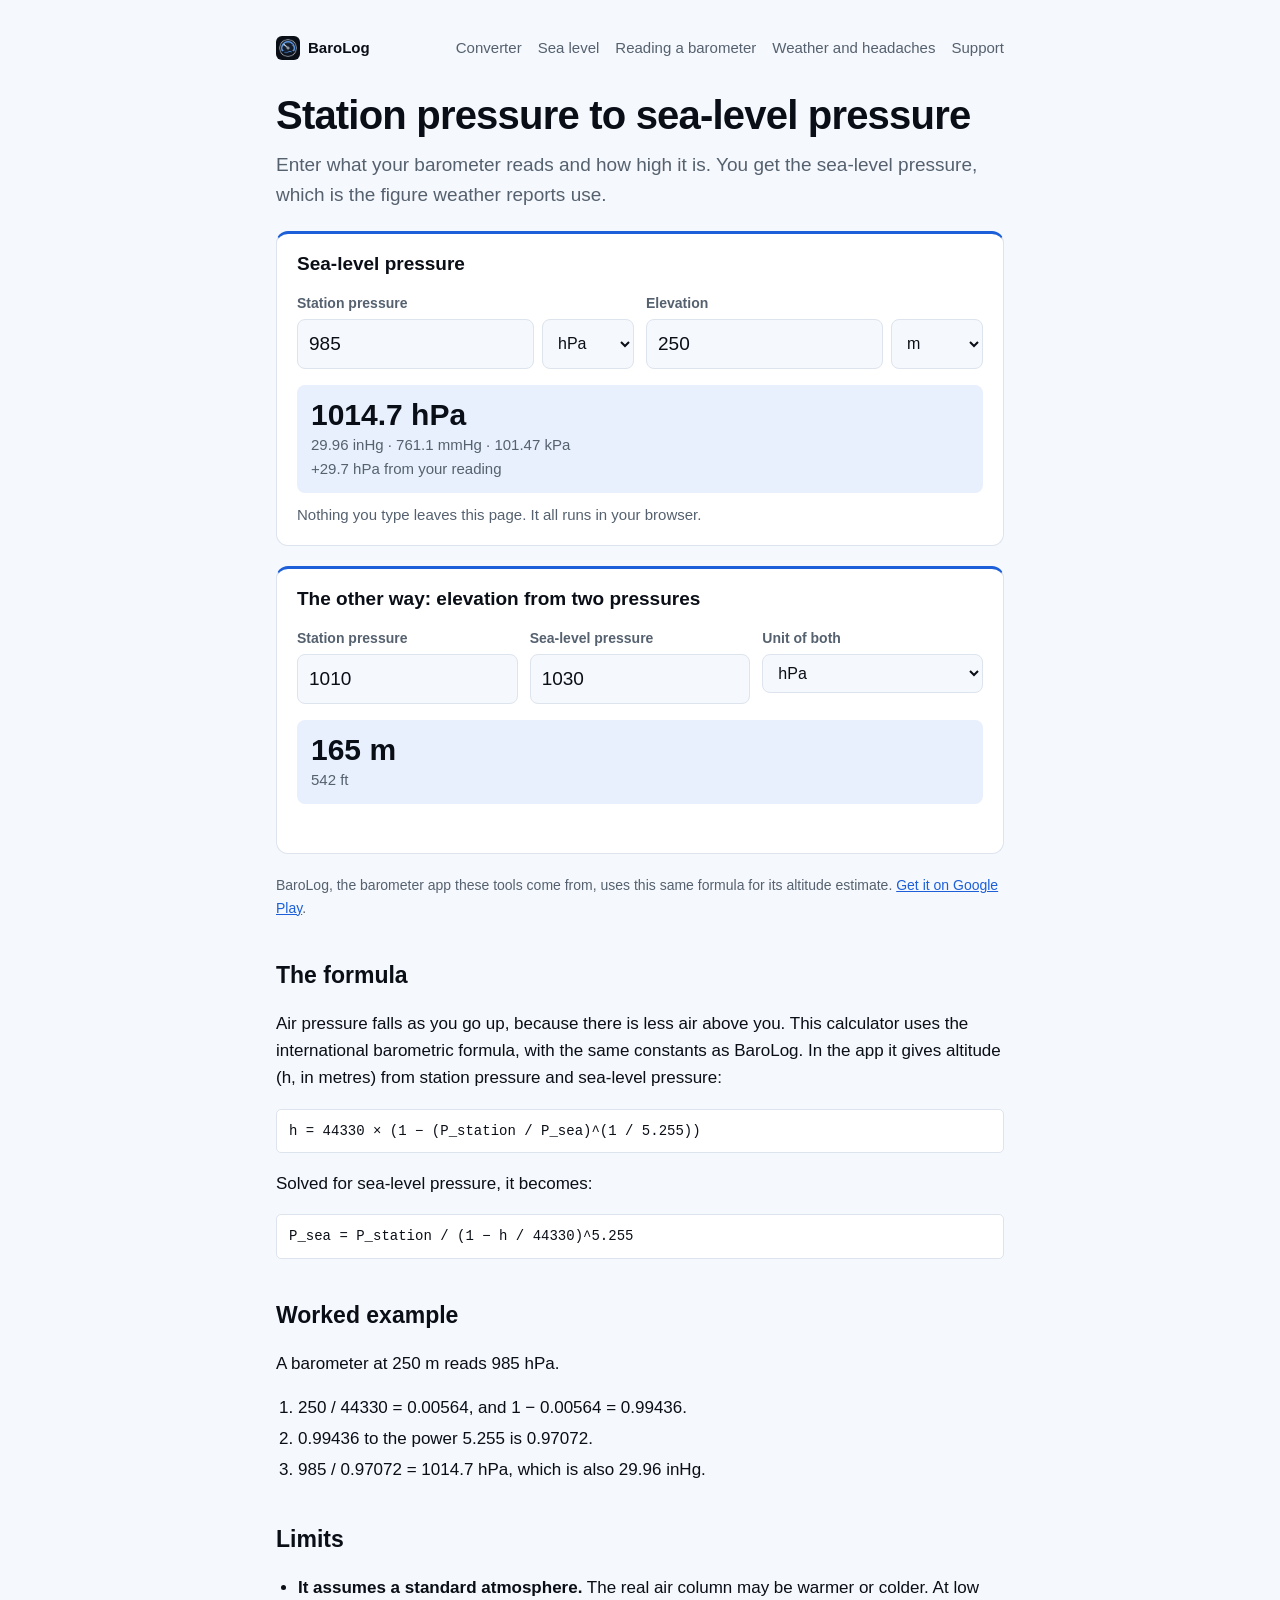
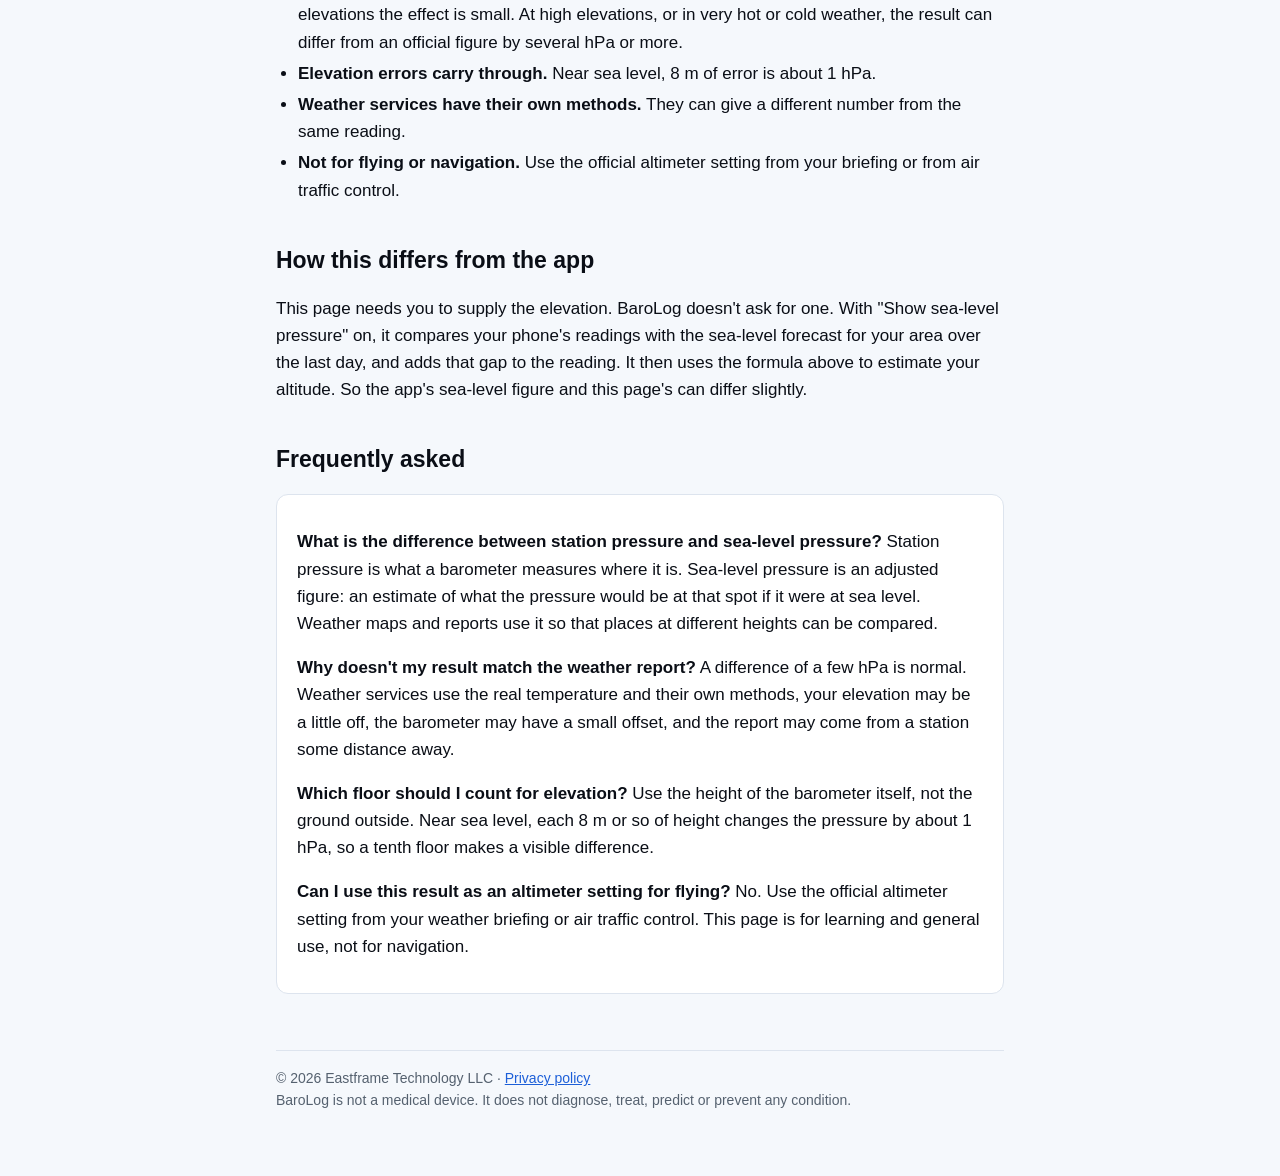
<file: tools/sea-level-pressure.html>
<!doctype html>
<html lang="en">
<head>
<meta charset="utf-8">
<meta name="viewport" content="width=device-width, initial-scale=1">
<title>Sea-level pressure calculator: station pressure and elevation</title>
<meta name="description" content="Convert station pressure to sea-level pressure from your elevation, in hPa, inHg, mmHg or kPa. Free, with the formula, a worked example and its limits.">
<link rel="canonical" href="https://eastframe-technology.github.io/barolog-support/tools/sea-level-pressure.html">
<meta property="og:type" content="website">
<meta property="og:title" content="Sea-level pressure calculator">
<meta property="og:description" content="Convert station pressure to sea-level pressure from your elevation. With the formula, a worked example and its limits.">
<meta property="og:image" content="https://eastframe-technology.github.io/barolog-support/img/og.jpg">
<meta property="og:url" content="https://eastframe-technology.github.io/barolog-support/tools/sea-level-pressure.html">
<meta name="twitter:card" content="summary_large_image">
<link rel="icon" href="../icon.png">
<link rel="stylesheet" href="../style.css">
<script type="application/ld+json">
{"@context":"https://schema.org","@type":"FAQPage","mainEntity":[
{"@type":"Question","name":"What is the difference between station pressure and sea-level pressure?","acceptedAnswer":{"@type":"Answer","text":"Station pressure is what a barometer measures where it is. Sea-level pressure is an adjusted figure: an estimate of what the pressure would be at that spot if it were at sea level. Weather maps and reports use it so that places at different heights can be compared."}},
{"@type":"Question","name":"Why doesn't my result match the weather report?","acceptedAnswer":{"@type":"Answer","text":"A difference of a few hPa is normal. Weather services use the real temperature and their own methods, your elevation may be a little off, the barometer may have a small offset, and the report may come from a station some distance away."}},
{"@type":"Question","name":"Which floor should I count for elevation?","acceptedAnswer":{"@type":"Answer","text":"Use the height of the barometer itself, not the ground outside. Near sea level, each 8 m or so of height changes the pressure by about 1 hPa, so a tenth floor makes a visible difference."}},
{"@type":"Question","name":"Can I use this result as an altimeter setting for flying?","acceptedAnswer":{"@type":"Answer","text":"No. Use the official altimeter setting from your weather briefing or air traffic control. This page is for learning and general use, not for navigation."}}
]}
</script>
</head>
<body>
<main>
  <nav><a class="home" href="../"><img src="../icon.png" alt="">BaroLog</a><a href="pressure-converter.html">Converter</a><a href="sea-level-pressure.html">Sea level</a><a href="../guides/how-to-read-a-barometer.html">Reading a barometer</a><a href="../guides/weather-and-headaches.html">Weather and headaches</a><a href="../#support">Support</a></nav>
  <h1>Station pressure to sea-level pressure</h1>
  <p class="lead">Enter what your barometer reads and how high it is. You get the sea-level pressure, which is the figure weather reports use.</p>

  <section class="tool" aria-labelledby="t1">
    <h2 id="t1">Sea-level pressure</h2>
    <div class="fields">
      <div><label for="station">Station pressure</label><div class="pair"><input id="station" type="text" inputmode="decimal" autocomplete="off" value="985"><select id="stationUnit" aria-label="Pressure unit"><option value="hpa" selected>hPa</option><option value="inhg">inHg</option><option value="mmhg">mmHg</option><option value="kpa">kPa</option></select></div></div>
      <div><label for="elevation">Elevation</label><div class="pair"><input id="elevation" type="text" inputmode="decimal" autocomplete="off" value="250"><select id="elevationUnit" aria-label="Elevation unit"><option value="m" selected>m</option><option value="ft">ft</option></select></div></div>
    </div>
    <div class="answer" id="seaAnswer" aria-live="polite">
      <span class="big" id="seaBig">1014.7 hPa</span>
      <span class="rest" id="seaRest">29.96 inHg · 761.1 mmHg · 101.47 kPa</span>
      <span class="rest" id="seaDelta">+29.7 hPa from your reading</span>
    </div>
    <p class="message" id="seaMessage" role="status">Nothing you type leaves this page. It all runs in your browser.</p>
    <noscript><p class="message">The calculator needs JavaScript. The formula below works on any calculator.</p></noscript>
  </section>

  <section class="tool" aria-labelledby="t2">
    <h2 id="t2">The other way: elevation from two pressures</h2>
    <div class="fields">
      <div><label for="altStation">Station pressure</label><input id="altStation" type="text" inputmode="decimal" autocomplete="off" value="1010"></div>
      <div><label for="altSea">Sea-level pressure</label><input id="altSea" type="text" inputmode="decimal" autocomplete="off" value="1030"></div>
      <div><label for="altUnit">Unit of both</label><select id="altUnit"><option value="hpa" selected>hPa</option><option value="inhg">inHg</option><option value="mmhg">mmHg</option><option value="kpa">kPa</option></select></div>
    </div>
    <div class="answer" aria-live="polite">
      <span class="big" id="altBig">165 m</span>
      <span class="rest" id="altRest">542 ft</span>
    </div>
    <p class="message" id="altMessage" role="status"></p>
  </section>

  <p class="note">BaroLog, the barometer app these tools come from, uses this same formula for its altitude estimate. <!-- PLAY_CTA --><a href="https://play.google.com/store/apps/details?id=com.eastframe.barolog">Get it on Google Play</a>.<!-- /PLAY_CTA --></p>

  <h2>The formula</h2>
  <p>Air pressure falls as you go up, because there is less air above you. This calculator uses the international barometric formula, with the same constants as BaroLog. In the app it gives altitude (h, in metres) from station pressure and sea-level pressure:</p>
  <code class="formula">h = 44330 × (1 − (P_station / P_sea)^(1 / 5.255))</code>
  <p>Solved for sea-level pressure, it becomes:</p>
  <code class="formula">P_sea = P_station / (1 − h / 44330)^5.255</code>

  <h2>Worked example</h2>
  <p>A barometer at 250 m reads 985 hPa.</p>
  <ol>
    <li>250 / 44330 = 0.00564, and 1 − 0.00564 = 0.99436.</li>
    <li>0.99436 to the power 5.255 is 0.97072.</li>
    <li>985 / 0.97072 = 1014.7 hPa, which is also 29.96 inHg.</li>
  </ol>

  <h2>Limits</h2>
  <ul>
    <li><strong>It assumes a standard atmosphere.</strong> The real air column may be warmer or colder. At low elevations the effect is small. At high elevations, or in very hot or cold weather, the result can differ from an official figure by several hPa or more.</li>
    <li><strong>Elevation errors carry through.</strong> Near sea level, 8 m of error is about 1 hPa.</li>
    <li><strong>Weather services have their own methods.</strong> They can give a different number from the same reading.</li>
    <li><strong>Not for flying or navigation.</strong> Use the official altimeter setting from your briefing or from air traffic control.</li>
  </ul>

  <h2>How this differs from the app</h2>
  <p>This page needs you to supply the elevation. BaroLog doesn't ask for one. With "Show sea-level pressure" on, it compares your phone's readings with the sea-level forecast for your area over the last day, and adds that gap to the reading. It then uses the formula above to estimate your altitude. So the app's sea-level figure and this page's can differ slightly.</p>

  <h2>Frequently asked</h2>
  <div class="card">
    <p><strong>What is the difference between station pressure and sea-level pressure?</strong> Station pressure is what a barometer measures where it is. Sea-level pressure is an adjusted figure: an estimate of what the pressure would be at that spot if it were at sea level. Weather maps and reports use it so that places at different heights can be compared.</p>
    <p><strong>Why doesn't my result match the weather report?</strong> A difference of a few hPa is normal. Weather services use the real temperature and their own methods, your elevation may be a little off, the barometer may have a small offset, and the report may come from a station some distance away.</p>
    <p><strong>Which floor should I count for elevation?</strong> Use the height of the barometer itself, not the ground outside. Near sea level, each 8 m or so of height changes the pressure by about 1 hPa, so a tenth floor makes a visible difference.</p>
    <p><strong>Can I use this result as an altimeter setting for flying?</strong> No. Use the official altimeter setting from your weather briefing or air traffic control. This page is for learning and general use, not for navigation.</p>
  </div>

  <footer>© 2026 Eastframe Technology LLC · <a href="../privacy.html">Privacy policy</a><br>BaroLog is not a medical device. It does not diagnose, treat, predict or prevent any condition.</footer>
</main>
<script src="pressure.js"></script>
<script>
(function () {
  var P = window.Pressure;
  function $(id) { return document.getElementById(id); }
  var idle = $('seaMessage').textContent;

  function seaLevel() {
    var unit = $('stationUnit').value;
    var reading = P.parseNumber($('station').value);
    var height = P.parseNumber($('elevation').value);
    var problem = null;
    var station = null;
    var metres = null;
    if (reading === null || height === null) {
      problem = 'Enter a number in both boxes.';
    } else {
      station = P.toHpa(reading, unit);
      metres = $('elevationUnit').value === 'ft' ? P.feetToMetres(height) : height;
      problem = P.checkStation(station) || P.checkElevation(metres);
    }
    if (problem) {
      $('seaBig').textContent = '-';
      $('seaRest').textContent = '';
      $('seaDelta').textContent = '';
      $('seaMessage').textContent = problem;
      return;
    }
    var sea = P.seaLevelFromStation(station, metres);
    // Lead with the unit the reading was typed in, and show the rest below.
    $('seaBig').textContent = P.format(sea, unit) + ' ' + P.SYMBOL[unit];
    $('seaRest').textContent = P.UNITS.filter(function (u) { return u !== unit; })
      .map(function (u) { return P.format(sea, u) + ' ' + P.SYMBOL[u]; }).join(' · ');
    $('seaDelta').textContent = P.formatDelta(sea - station, unit) + ' ' + P.SYMBOL[unit] + ' from your reading';
    $('seaMessage').textContent = idle;
  }

  function altitude() {
    var unit = $('altUnit').value;
    var a = P.parseNumber($('altStation').value);
    var b = P.parseNumber($('altSea').value);
    var problem = null;
    if (a === null || b === null) problem = 'Enter a number in both boxes.';
    else problem = P.checkStation(P.toHpa(a, unit)) || P.checkStation(P.toHpa(b, unit));
    if (problem) {
      $('altBig').textContent = '-';
      $('altRest').textContent = '';
      $('altMessage').textContent = problem;
      return;
    }
    var m = P.altitudeFromPressure(P.toHpa(a, unit), P.toHpa(b, unit));
    $('altBig').textContent = m.toFixed(0) + ' m';
    $('altRest').textContent = P.metresToFeet(m).toFixed(0) + ' ft';
    $('altMessage').textContent = '';
  }

  ['station', 'stationUnit', 'elevation', 'elevationUnit'].forEach(function (id) {
    $(id).addEventListener('input', seaLevel);
    $(id).addEventListener('change', seaLevel);
  });
  ['altStation', 'altSea', 'altUnit'].forEach(function (id) {
    $(id).addEventListener('input', altitude);
    $(id).addEventListener('change', altitude);
  });
})();
</script>
</body>
</html>
</file>
<file: style.css>
:root { color-scheme: light dark; --bg:#f5f8fc; --fg:#0a0e16; --muted:#55616f; --accent:#1d5fd8; --card:#ffffff; --line:#dde4ee; --tint:#e8f0fd; }
@media (prefers-color-scheme: dark) { :root { --bg:#0a0e16; --fg:#ecf0f5; --muted:#9aa6b4; --accent:#6aa9fb; --card:#131a24; --line:#232d3b; --tint:#14233a; } }
* { box-sizing: border-box; }
body { margin:0; background:var(--bg); color:var(--fg); font:17px/1.6 -apple-system, BlinkMacSystemFont, "Segoe UI", Roboto, sans-serif; }
main { max-width:760px; margin:0 auto; padding:36px 16px 64px; }
nav { display:flex; gap:16px; flex-wrap:wrap; font-size:15px; margin-bottom:32px; }
nav a { color:var(--muted); text-decoration:none; } nav a:hover { color:var(--fg); }
nav a.home { color:var(--fg); font-weight:600; margin-right:auto; display:flex; align-items:center; gap:8px; }
nav img { width:24px; height:24px; border-radius:6px; }
h1 { font-size:clamp(29px, 6vw, 40px); line-height:1.15; margin:0 0 12px; letter-spacing:-0.02em; }
h2 { margin-top:42px; font-size:23px; line-height:1.3; } h3 { font-size:18px; margin:24px 0 6px; }
p.lead { color:var(--muted); font-size:19px; margin-top:0; }
a { color:var(--accent); }
.card { background:var(--card); border:1px solid var(--line); border-radius:12px; padding:16px 20px; margin:16px 0; }
.soon { display:inline-block; background:var(--tint); color:var(--fg); font-weight:600; padding:11px 18px; border-radius:10px; margin:8px 0 4px; }
.note { color:var(--muted); font-size:14px; }
.shots { display:flex; gap:12px; overflow-x:auto; padding:8px 16px 12px; margin:28px -16px 0; scroll-snap-type:x mandatory; }
.shots img { width:200px; height:auto; aspect-ratio:400/889; border-radius:14px; flex:none; scroll-snap-align:start; background:#0a0e16; }
.grid { display:grid; grid-template-columns:repeat(auto-fit, minmax(210px, 1fr)); gap:12px; }
.grid .card { margin:0; } .grid h3 { margin-top:0; }
ul, ol { padding-left:22px; } li { margin:4px 0; }
.scroll { overflow-x:auto; }
table { border-collapse:collapse; width:100%; font-size:15px; font-variant-numeric:tabular-nums; } td, th { border-bottom:1px solid var(--line); padding:8px 6px; text-align:left; vertical-align:top; }
code { font-size:14px; background:var(--card); border:1px solid var(--line); padding:1px 5px; border-radius:5px; }
.formula { display:block; overflow-x:auto; padding:10px 12px; white-space:nowrap; }

/* Tools */
.tool { background:var(--card); border:1px solid var(--line); border-top:3px solid var(--accent); border-radius:12px; padding:18px 20px; margin:20px 0; }
.tool h2 { margin-top:0; font-size:19px; }
.fields { display:grid; grid-template-columns:repeat(auto-fit, minmax(150px, 1fr)); gap:12px; }
.tool label { display:block; font-size:14px; font-weight:600; color:var(--muted); margin-bottom:4px; }
.tool input, .tool select { width:100%; min-width:0; font:inherit; font-size:19px; font-variant-numeric:tabular-nums; color:var(--fg); background:var(--bg); border:1px solid var(--line); border-radius:8px; padding:9px 11px; }
.tool select { font-size:16px; }
.tool input:focus, .tool select:focus { outline:2px solid var(--accent); outline-offset:1px; }
.pair { display:grid; grid-template-columns:minmax(0, 1fr) 92px; gap:8px; }
.answer { margin-top:16px; padding:12px 14px; background:var(--tint); border-radius:8px; }
.answer .big { display:block; font-size:30px; font-weight:700; line-height:1.2; font-variant-numeric:tabular-nums; }
.answer .rest { display:block; color:var(--muted); font-size:15px; font-variant-numeric:tabular-nums; }
.message { min-height:1.4em; margin:10px 0 0; font-size:15px; color:var(--muted); }

.logo { width:72px; height:72px; border-radius:18px; display:block; margin-bottom:16px; }
footer { color:var(--muted); font-size:14px; margin-top:56px; border-top:1px solid var(--line); padding-top:16px; }
@media (max-width: 480px) { nav { gap:12px; font-size:14px; } nav a.home { width:100%; margin-bottom:2px; } }
</file>
